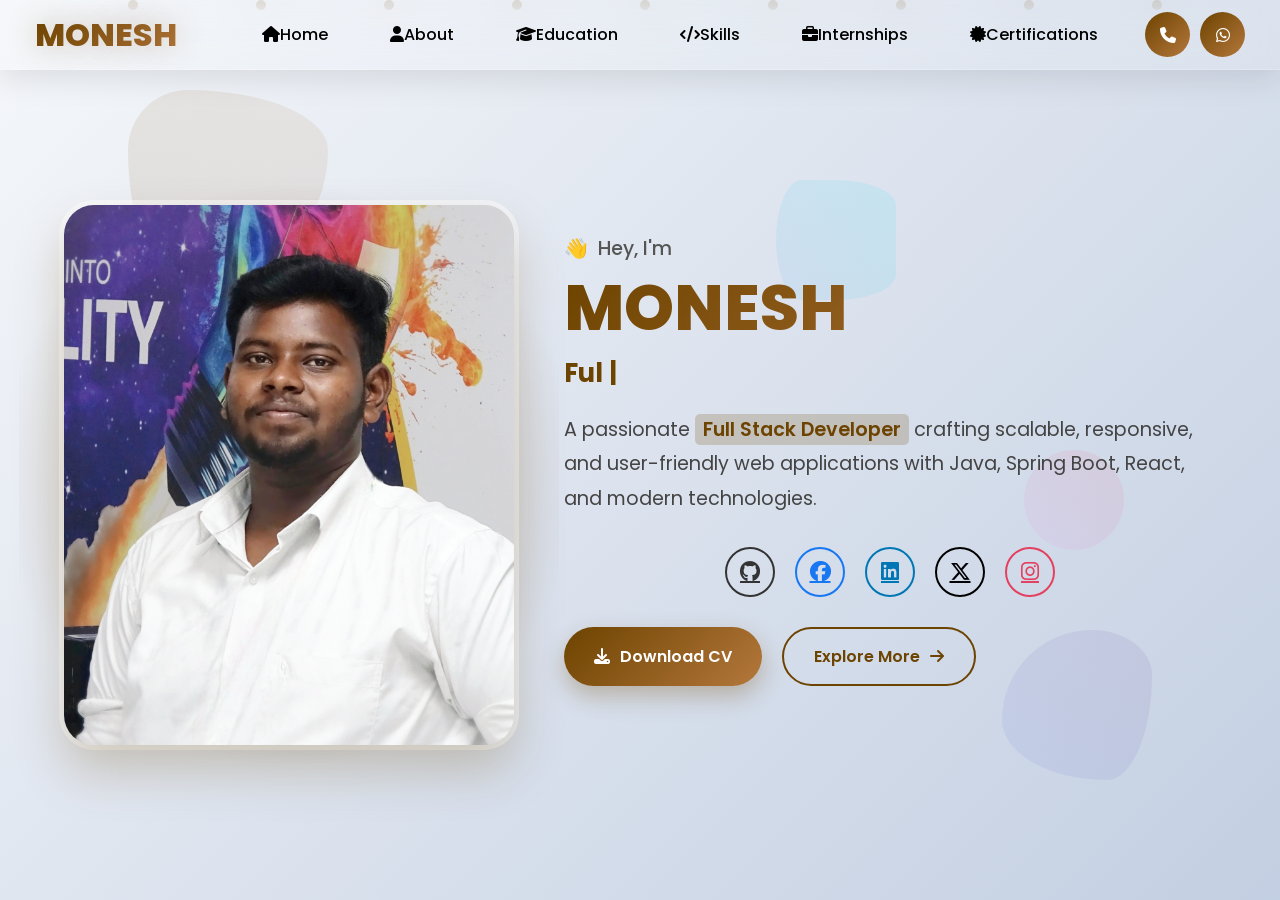
<file: Resume/index.html>
<!DOCTYPE html>
<html lang="en">

<head>
    <meta charset="UTF-8">
    <meta name="viewport" content="width=device-width, initial-scale=1.0">
    <link rel="stylesheet" href="https://cdnjs.cloudflare.com/ajax/libs/font-awesome/6.7.1/css/all.min.css">
    <title>MONESH - Full Stack Developer</title>
    <link rel="icon" href="img/WhatsApp_Image_2025-12-29_at_2.57.29_PM-removebg-preview.png" type="image/png">
    <link rel="stylesheet" href="style.css">
</head>

<body>

    <!-- Animated Background Particles -->
    <div class="particles">
        <div class="particle"></div>
        <div class="particle"></div>
        <div class="particle"></div>
        <div class="particle"></div>
        <div class="particle"></div>
        <div class="particle"></div>
        <div class="particle"></div>
        <div class="particle"></div>
        <div class="particle"></div>
        <div class="particle"></div>
    </div>

    <!-- Floating Shapes -->
    <div class="floating-shapes">
        <div class="shape shape-1"></div>
        <div class="shape shape-2"></div>
        <div class="shape shape-3"></div>
        <div class="shape shape-4"></div>
    </div>

    <!-- Navigation Bar -->
    <nav class="glass-nav">
        <div class="nav-container">
            <div class="logo">
                <span class="glow-text">MONESH</span>
            </div>
            <div class="hamburg" onclick="openMenu()">
                <i class="fa-solid fa-bars"></i>
            </div>
            <div class="links">
                <div class="link"><a href="index.html"> <i class="fa-solid fa-home"></i>Home</a></div>
                <div class="link"><a href="About.html"> <i class="fa-solid fa-user"></i>About</a></div>
                <div class="link"><a href="Education.html"> <i class="fa-solid fa-graduation-cap"></i>Education</a></div>
                <div class="link"><a href="Skills.html"> <i class="fa-solid fa-code"></i>Skills</a></div>
                <div class="link"><a href="Internships.html"> <i class="fa-solid fa-briefcase"></i>Internships</a></div>
                <div class="link"><a href="Certifications.html"> <i class="fa-solid fa-certificate"></i>Certifications</a></div>
                <div class="link contact-btn">
                    <a href="tel:+918019130700"><i class="fa-solid fa-phone"></i></a>
                    <a href="https://wa.me/918019130700"><i class="fa-brands fa-whatsapp"></i></a>
                </div>
            </div>
        </div>
    </nav>

    <!-- Mobile Menu -->
    <div class="dropdown" id="mobileMenu" onclick="handleMenuClick(event)">
        <div class="menu-shape menu-shape-1"></div>
        <div class="menu-shape menu-shape-2"></div>
        <div class="cancel" onclick="closeMenu()">
            <i class="fa-solid fa-xmark"></i>
        </div>
        <div class="links">
            <div class="link"><a href="index.html"> <i class="fa-solid fa-home"></i>Home</a></div>
            <div class="link"><a href="About.html"> <i class="fa-solid fa-user"></i>About</a></div>
            <div class="link"><a href="Education.html"> <i class="fa-solid fa-graduation-cap"></i>Education</a></div>
            <div class="link"><a href="Skills.html"> <i class="fa-solid fa-code"></i>Skills</a></div>
            <div class="link"><a href="Internships.html"> <i class="fa-solid fa-briefcase"></i>Internships</a></div>
            <div class="link"><a href="Certifications.html"> <i class="fa-solid fa-certificate"></i>Certifications</a></div>
        </div>
        <div class="dropdown-footer">
            <a href="https://github.com/monesh32117" title="GitHub"><i class="fa-brands fa-github"></i></a>
            <a href="https://www.linkedin.com/in/monesh-a-3074a3322" title="LinkedIn"><i class="fa-brands fa-linkedin"></i></a>
            <a href="https://www.instagram.com/monesh_.offcl_/" title="Instagram"><i class="fa-brands fa-instagram"></i></a>
        </div>
    </div>

    <!-- Main Section -->
    <section class="hero-section">
        <div class="main-container">
            <div class="image-container tilt-container">
                <div class="image-frame">
                    <img src="img/IMG_20251028_213506-Photoroom.png" alt="Profile Image" class="profile-img">
                </div>
                <div class="image-glow"></div>
            </div>

            <div class="content reveal">
                <div class="greeting">
                    <span class="wave">👋</span>
                    <span>Hey, I'm</span>
                </div>
                <h1 class="gradient-text">MONESH</h1>
                <div class="typewriter">
                    <span class="typing-text"></span>
                    <span class="cursor">|</span>
                </div>
                <p class="bio-text">
                    A passionate <span class="highlight">Full Stack Developer</span> crafting scalable, 
                    responsive, and user-friendly web applications with Java, Spring Boot, React, 
                    and modern technologies.
                </p>

                <div class="social-links">
                    <a href="https://github.com/monesh32117" class="social-btn github" title="GitHub">
                        <i class="fa-brands fa-github"></i>
                    </a>
                    <a href="https://www.facebook.com/monesh.a.10004" class="social-btn facebook" title="Facebook">
                        <i class="fa-brands fa-facebook"></i>
                    </a>
                    <a href="https://www.linkedin.com/in/monesh-a-3074a3322" class="social-btn linkedin" title="LinkedIn">
                        <i class="fa-brands fa-linkedin"></i>
                    </a>
                    <a href="https://x.com/monesh02326" class="social-btn twitter" title="Twitter">
                        <i class="fa-brands fa-x-twitter"></i>
                    </a>
                    <a href="https://www.instagram.com/monesh_.offcl_/" class="social-btn instagram" title="Instagram">
                        <i class="fa-brands fa-instagram"></i>
                    </a>
                </div>

                <div class="cta-buttons">
                    <a href="assets/Resume 2026.pdf" download class="btn primary-btn">
                        <i class="fa-solid fa-download"></i>
                        Download CV
                    </a>
                    <a href="About.html" class="btn secondary-btn">
                        Explore More
                        <i class="fa-solid fa-arrow-right"></i>
                    </a>
                </div>

                <!-- <div class="stats">
                    <div class="stat-item">
                        <span class="stat-number" data-target="50">0</span>
                        <span class="stat-label">Projects</span>
                    </div>
                    <div class="stat-item">
                        <span class="stat-number" data-target="100">0</span>
                        <span class="stat-label">Happy Clients</span>
                    </div>
                    <div class="stat-item">
                        <span class="stat-number" data-target="5">0</span>
                        <span class="stat-label">Awards</span>
                    </div>
                </div> -->
            </div>
        </div>

        <!-- Scroll Indicator -->
        <!-- <div class="scroll-indicator">
            <div class="mouse">
                <div class="wheel"></div>
            </div>
            <span>Scroll Down</span>
        </div> -->
    </section>

    <script>
        // Mobile Menu Functions
        // Mobile Menu Functions
function openMenu() {
    const menu = document.getElementById("mobileMenu");
    menu.classList.add("active");
    document.body.style.overflow = "hidden"; // Prevent background scroll
}

function closeMenu() {
    const menu = document.getElementById("mobileMenu");
    menu.classList.remove("active");
    document.body.style.overflow = "auto"; // Re-enable scroll
}

// Close menu when clicking outside (on the dropdown background)
function handleMenuClick(event) {
    const menu = document.getElementById("mobileMenu");
    const linksContainer = menu.querySelector('.links');
    const footer = menu.querySelector('.dropdown-footer');
    
    // If clicked on the dropdown background (not on links or footer), close the menu
    if (event.target === menu || event.target.classList.contains('menu-shape')) {
        closeMenu();
    }
}

// Close menu when pressing Escape key
document.addEventListener('keydown', function(e) {
    if (e.key === 'Escape') {
        const menu = document.getElementById("mobileMenu");
        if (menu.classList.contains("active")) {
            closeMenu();
        }
    }
});

// Close menu automatically when a link is clicked
document.querySelectorAll('.dropdown .link a').forEach(link => {
    link.addEventListener('click', closeMenu);
});

// Re-initialize Typewriter (Keep your existing code, just ensure it's inside DOMContentLoaded)
window.addEventListener('DOMContentLoaded', () => {
    typeRole();
    
    // Check if image exists to prevent console errors
    const img = document.querySelector('.profile-img');
    img.onerror = function() {
        console.error("Image failed to load. Check your file path: img/IMG_20251028_213506-Photoroom.png");
    };
});
// Close menu when clicking a link
document.querySelectorAll('.dropdown .link a').forEach(link => {
    link.addEventListener('click', closeMenu);
});

        // Enhanced Typewriter Animation
        const typewriterElement = document.querySelector('.typing-text');
        const roles = [
            'Full Stack Developer',
            'Java Developer',
            'React Developer',
            'Web Enthusiast',
            'Tech Lover',
            'Problem Solver'
        ];
        let roleIndex = 0;
        let charIndex = 0;
        let typing = true;
        let isDeleting = false;

        function typeRole() {
            if (!typewriterElement) return;
            const currentRole = roles[roleIndex];
            
            if (isDeleting) {
                typewriterElement.textContent = currentRole.slice(0, charIndex - 1);
                charIndex--;
            } else {
                typewriterElement.textContent = currentRole.slice(0, charIndex + 1);
                charIndex++;
            }

            if (!isDeleting && charIndex === currentRole.length) {
                isDeleting = true;
                setTimeout(typeRole, 2000);
            } else if (isDeleting && charIndex === 0) {
                isDeleting = false;
                roleIndex = (roleIndex + 1) % roles.length;
                setTimeout(typeRole, 500);
            } else {
                setTimeout(typeRole, isDeleting ? 30 : 60);
            }
        }

        window.addEventListener('DOMContentLoaded', typeRole);

        // 3D Tilt Effect for Profile Image
        const tiltContainer = document.querySelector('.tilt-container');
        if (tiltContainer) {
            tiltContainer.addEventListener('mousemove', (e) => {
                const rect = tiltContainer.getBoundingClientRect();
                const x = e.clientX - rect.left;
                const y = e.clientY - rect.top;
                const centerX = rect.width / 2;
                const centerY = rect.height / 2;
                const rotateX = (y - centerY) / 20;
                const rotateY = (centerX - x) / 20;
                
                tiltContainer.style.transform = `perspective(1000px) rotateX(${rotateX}deg) rotateY(${rotateY}deg)`;
            });

            tiltContainer.addEventListener('mouseleave', () => {
                tiltContainer.style.transform = 'perspective(1000px) rotateX(0) rotateY(0)';
            });
        }

        // Scroll Animations using Intersection Observer
        const revealElements = document.querySelectorAll('.reveal');
        
        const revealObserver = new IntersectionObserver((entries) => {
            entries.forEach(entry => {
                if (entry.isIntersecting) {
                    entry.target.classList.add('active');
                }
            });
        }, { threshold: 0.1 });

        revealElements.forEach(el => revealObserver.observe(el));

        // Animated Counter
        const statNumbers = document.querySelectorAll('.stat-number');
        let countersStarted = false;

        const counterObserver = new IntersectionObserver((entries) => {
            entries.forEach(entry => {
                if (entry.isIntersecting && !countersStarted) {
                    countersStarted = true;
                    statNumbers.forEach(counter => {
                        const target = parseInt(counter.getAttribute('data-target'));
                        const increment = target / 50;
                        let current = 0;
                        
                        const updateCounter = () => {
                            if (current < target) {
                                current += increment;
                                counter.textContent = Math.ceil(current);
                                setTimeout(updateCounter, 30);
                            } else {
                                counter.textContent = target;
                            }
                        };
                        updateCounter();
                    });
                }
            });
        }, { threshold: 0.5 });

        statNumbers.forEach(counter => counterObserver.observe(counter));

        // Smooth Scroll for Navigation Links
        document.querySelectorAll('a[href^="#"]').forEach(anchor => {
            anchor.addEventListener('click', function(e) {
                e.preventDefault();
                const target = document.querySelector(this.getAttribute('href'));
                if (target) {
                    target.scrollIntoView({ behavior: 'smooth' });
                }
            });
        });

        // Parallax Effect for Shapes
        document.addEventListener('mousemove', (e) => {
            const shapes = document.querySelectorAll('.shape');
            const x = (e.clientX / window.innerWidth - 0.5) * 20;
            const y = (e.clientY / window.innerHeight - 0.5) * 20;
            
            shapes.forEach((shape, index) => {
                const speed = (index + 1) * 0.5;
                shape.style.transform = `translate(${x * speed}px, ${y * speed}px)`;
            });
        });
    </script>
</body>
</html>
</file>
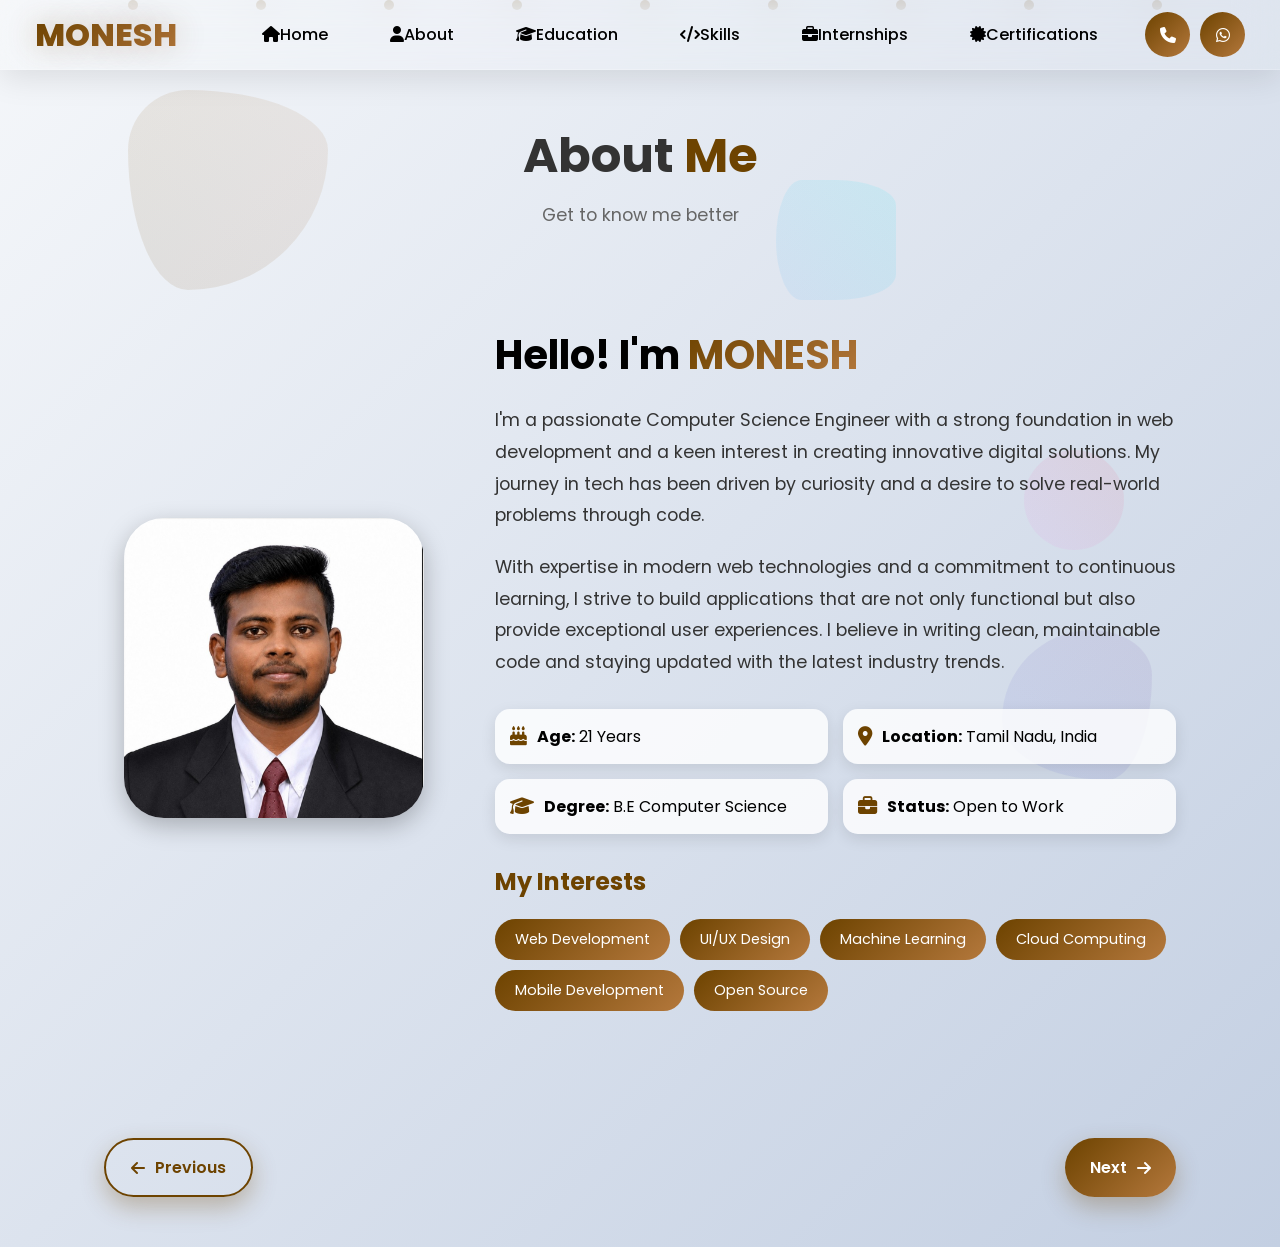
<file: Resume/About.html>
<!DOCTYPE html>
<html lang="en">

<head>
    <meta charset="UTF-8">
    <meta name="viewport" content="width=device-width, initial-scale=1.0">
    <link rel="stylesheet" href="https://cdnjs.cloudflare.com/ajax/libs/font-awesome/6.7.1/css/all.min.css">
    <title>About - MONESH Portfolio</title>
    <link rel="icon" href="img/WhatsApp_Image_2025-12-29_at_2.57.29_PM-removebg-preview.png" type="image/png">
    <link rel="stylesheet" href="style.css">
</head>

<body>

    <!-- Animated Background Particles -->
    <div class="particles">
        <div class="particle"></div>
        <div class="particle"></div>
        <div class="particle"></div>
        <div class="particle"></div>
        <div class="particle"></div>
        <div class="particle"></div>
        <div class="particle"></div>
        <div class="particle"></div>
        <div class="particle"></div>
        <div class="particle"></div>
    </div>

    <!-- Floating Shapes -->
    <div class="floating-shapes">
        <div class="shape shape-1"></div>
        <div class="shape shape-2"></div>
        <div class="shape shape-3"></div>
        <div class="shape shape-4"></div>
    </div>

    <!-- Navigation Bar -->
    <nav class="glass-nav">
        <div class="nav-container">
            <div class="logo">
                <span class="glow-text">MONESH</span>
            </div>
            <div class="hamburg" onclick="openMenu()">
                <i class="fa-solid fa-bars"></i>
            </div>
            <div class="links">
                <div class="link"><a href="index.html"> <i class="fa-solid fa-home"></i>Home</a></div>
                <div class="link"><a href="About.html"> <i class="fa-solid fa-user"></i>About</a></div>
                <div class="link"><a href="Education.html"> <i class="fa-solid fa-graduation-cap"></i>Education</a></div>
                <div class="link"><a href="Skills.html"> <i class="fa-solid fa-code"></i>Skills</a></div>
                <div class="link"><a href="Internships.html"> <i class="fa-solid fa-briefcase"></i>Internships</a></div>
                <div class="link"><a href="Certifications.html"> <i class="fa-solid fa-certificate"></i>Certifications</a></div>
                <div class="link contact-btn">
                    <a href="tel:+918019130700"><i class="fa-solid fa-phone"></i></a>
                    <a href="https://wa.me/918019130700"><i class="fa-brands fa-whatsapp"></i></a>
                </div>
            </div>
        </div>
    </nav>

    <!-- Mobile Menu -->
    <div class="dropdown" id="mobileMenu" onclick="handleMenuClick(event)">
        <div class="menu-shape menu-shape-1"></div>
        <div class="menu-shape menu-shape-2"></div>
        <div class="cancel" onclick="closeMenu()">
            <i class="fa-solid fa-xmark"></i>
        </div>
        <div class="links">
            <div class="link"><a href="index.html"> <i class="fa-solid fa-home"></i>Home</a></div>
            <div class="link"><a href="About.html"> <i class="fa-solid fa-user"></i>About</a></div>
            <div class="link"><a href="Education.html"> <i class="fa-solid fa-graduation-cap"></i>Education</a></div>
            <div class="link"><a href="Skills.html"> <i class="fa-solid fa-code"></i>Skills</a></div>
            <div class="link"><a href="Internships.html"> <i class="fa-solid fa-briefcase"></i>Internships</a></div>
            <div class="link"><a href="Certifications.html"> <i class="fa-solid fa-certificate"></i>Certifications</a></div>
        </div>
        <div class="dropdown-footer">
            <a href="https://github.com/monesh32117" title="GitHub"><i class="fa-brands fa-github"></i></a>
            <a href="https://www.linkedin.com/in/monesh-a-3074a3322" title="LinkedIn"><i class="fa-brands fa-linkedin"></i></a>
            <a href="https://www.instagram.com/monesh_.offcl_/" title="Instagram"><i class="fa-brands fa-instagram"></i></a>
        </div>
    </div>

    <!-- About Section -->
    <section class="about-section">
        <div class="about-container">
            <div class="page-header reveal">
                <h1>About <span>Me</span></h1>
                <p>Get to know me better</p>
            </div>
            
            <div class="about-content">
                <div class="about-image reveal">
                    <div class="about-img-placeholder"> 
    <img src="img/Passport.jpeg" alt="My Photo"> 
</div>
                </div>
                
                <div class="about-text reveal">
                    <h2>Hello! I'm <span class="gradient-text">MONESH</span></h2>
                    <p>
                        I'm a passionate Computer Science Engineer with a strong foundation in web development 
                        and a keen interest in creating innovative digital solutions. My journey in tech has been 
                        driven by curiosity and a desire to solve real-world problems through code.
                    </p>
                    <p>
                        With expertise in modern web technologies and a commitment to continuous learning, 
                        I strive to build applications that are not only functional but also provide exceptional 
                        user experiences. I believe in writing clean, maintainable code and staying updated with 
                        the latest industry trends.
                    </p>
                    
                    <div class="personal-info">
                        <div class="info-item">
                            <i class="fa-solid fa-cake-candles"></i>
                            <span><strong>Age:</strong> 21 Years</span>
                        </div>
                        <div class="info-item">
                            <i class="fa-solid fa-location-dot"></i>
                            <span><strong>Location:</strong> Tamil Nadu, India</span>
                        </div>
                        <div class="info-item">
                            <i class="fa-solid fa-graduation-cap"></i>
                            <span><strong>Degree:</strong> B.E Computer Science</span>
                        </div>
                        <div class="info-item">
                            <i class="fa-solid fa-briefcase"></i>
                            <span><strong>Status:</strong> Open to Work</span>
                        </div>
                    </div>
                    
                    <div class="interests">
                        <h3>My Interests</h3>
                        <div class="interest-tags">
                            <span>Web Development</span>
                            <span>UI/UX Design</span>
                            <span>Machine Learning</span>
                            <span>Cloud Computing</span>
                            <span>Mobile Development</span>
                            <span>Open Source</span>
                        </div>
                    </div>
                </div>
            </div>

            <div class="nav-buttons reveal">
                <a href="index.html" class="nav-btn prev-btn"><i class="fa-solid fa-arrow-left"></i> Previous</a>
                <a href="Education.html" class="nav-btn next-btn">Next <i class="fa-solid fa-arrow-right"></i></a>
            </div>
        </div>
    </section>

    <script>
        // Mobile Menu Functions
        function openMenu() {
            document.getElementById("mobileMenu").classList.add("active");
            document.body.classList.add("menu-open");
        }

        function closeMenu() {
            document.getElementById("mobileMenu").classList.remove("active");
            document.body.classList.remove("menu-open");
        }

        // Close menu when clicking outside
        function handleMenuClick(event) {
            const menu = document.getElementById("mobileMenu");
            if (event.target === menu || event.target.classList.contains('menu-shape')) {
                closeMenu();
            }
        }

        // Close menu on Escape key
        document.addEventListener('keydown', function(e) {
            if (e.key === 'Escape') {
                const menu = document.getElementById("mobileMenu");
                if (menu.classList.contains("active")) {
                    closeMenu();
                }
            }
        });

        // Scroll Animations using Intersection Observer
        const revealElements = document.querySelectorAll('.reveal');
        
        const revealObserver = new IntersectionObserver((entries) => {
            entries.forEach(entry => {
                if (entry.isIntersecting) {
                    entry.target.classList.add('active');
                }
            });
        }, { threshold: 0.1 });

        revealElements.forEach(el => revealObserver.observe(el));

        // Parallax Effect for Shapes
        document.addEventListener('mousemove', (e) => {
            const shapes = document.querySelectorAll('.shape');
            const x = (e.clientX / window.innerWidth - 0.5) * 20;
            const y = (e.clientY / window.innerHeight - 0.5) * 20;
            
            shapes.forEach((shape, index) => {
                const speed = (index + 1) * 0.5;
                shape.style.transform = `translate(${x * speed}px, ${y * speed}px)`;
            });
        });
    </script>
</body>
</html>
</file>
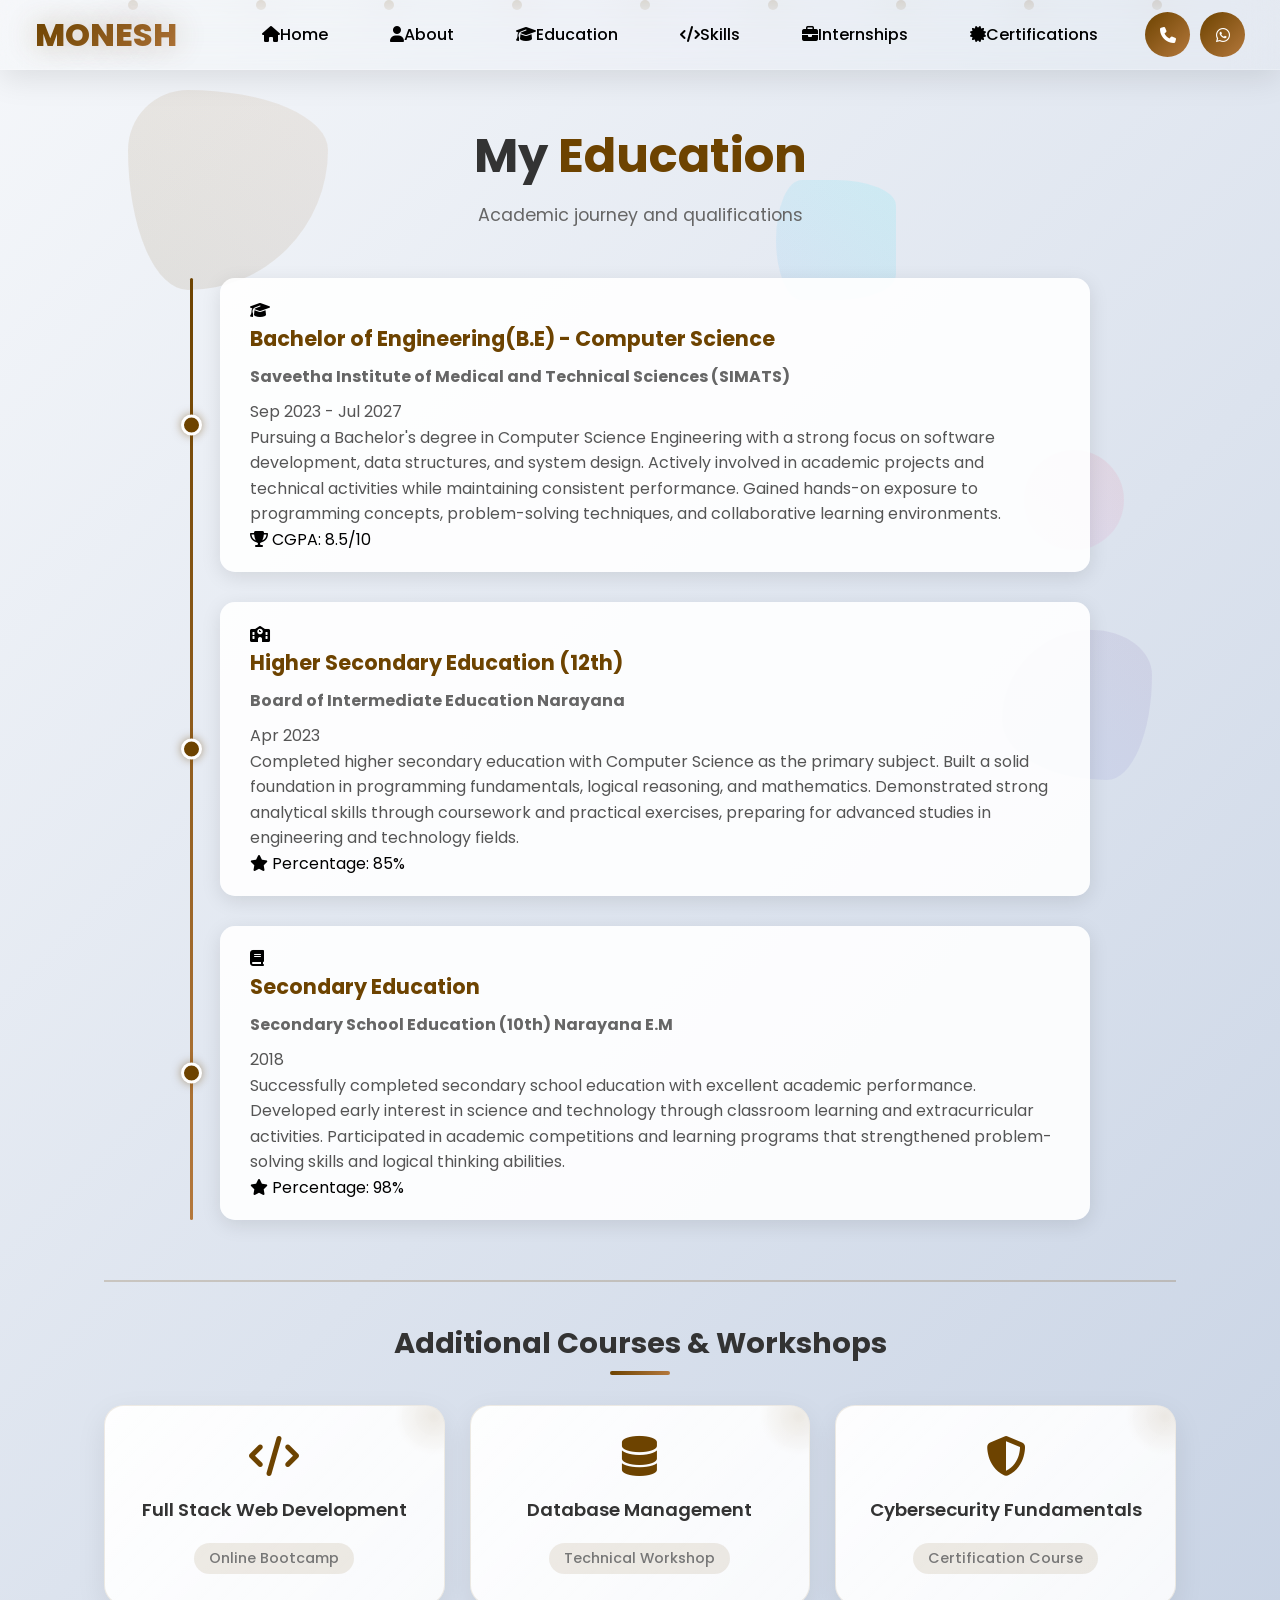
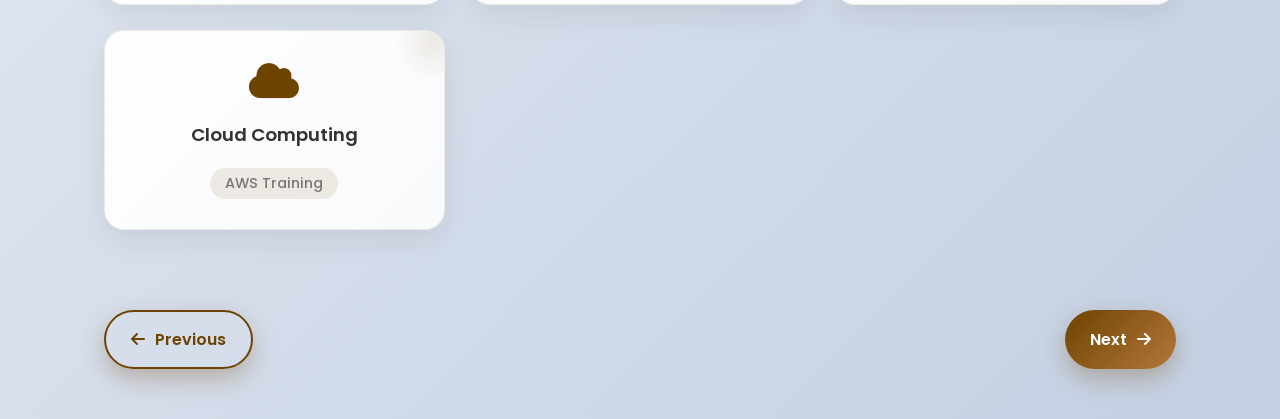
<file: Resume/Education.html>
<!DOCTYPE html>
<html lang="en">

<head>
    <meta charset="UTF-8">
    <meta name="viewport" content="width=device-width, initial-scale=1.0">
    <link rel="stylesheet" href="https://cdnjs.cloudflare.com/ajax/libs/font-awesome/6.7.1/css/all.min.css">
    <title>Education - MONESH Portfolio</title>
    <link rel="icon" href="img/WhatsApp_Image_2025-12-29_at_2.57.29_PM-removebg-preview.png" type="image/png">
    <link rel="stylesheet" href="style.css">
</head>

<body>

    <!-- Animated Background Particles -->
    <div class="particles">
        <div class="particle"></div>
        <div class="particle"></div>
        <div class="particle"></div>
        <div class="particle"></div>
        <div class="particle"></div>
        <div class="particle"></div>
        <div class="particle"></div>
        <div class="particle"></div>
        <div class="particle"></div>
        <div class="particle"></div>
    </div>

    <!-- Floating Shapes -->
    <div class="floating-shapes">
        <div class="shape shape-1"></div>
        <div class="shape shape-2"></div>
        <div class="shape shape-3"></div>
        <div class="shape shape-4"></div>
    </div>

    <!-- Navigation Bar -->
    <nav class="glass-nav">
        <div class="nav-container">
            <div class="logo">
                <span class="glow-text">MONESH</span>
            </div>
            <div class="hamburg" onclick="openMenu()">
                <i class="fa-solid fa-bars"></i>
            </div>
            <div class="links">
                <div class="link"><a href="index.html"> <i class="fa-solid fa-home"></i>Home</a></div>
                <div class="link"><a href="About.html"> <i class="fa-solid fa-user"></i>About</a></div>
                <div class="link"><a href="Education.html"> <i class="fa-solid fa-graduation-cap"></i>Education</a></div>
                <div class="link"><a href="Skills.html"> <i class="fa-solid fa-code"></i>Skills</a></div>
                <div class="link"><a href="Internships.html"> <i class="fa-solid fa-briefcase"></i>Internships</a></div>
                <div class="link"><a href="Certifications.html"> <i class="fa-solid fa-certificate"></i>Certifications</a></div>
                <div class="link contact-btn">
                    <a href="tel:+918019130700"><i class="fa-solid fa-phone"></i></a>
                    <a href="https://wa.me/918019130700"><i class="fa-brands fa-whatsapp"></i></a>
                </div>
            </div>
        </div>
    </nav>

    <!-- Mobile Menu -->
    <div class="dropdown" id="mobileMenu" onclick="handleMenuClick(event)">
        <div class="menu-shape menu-shape-1"></div>
        <div class="menu-shape menu-shape-2"></div>
        <div class="cancel" onclick="closeMenu()">
            <i class="fa-solid fa-xmark"></i>
        </div>
        <div class="links">
            <div class="link"><a href="index.html"> <i class="fa-solid fa-home"></i>Home</a></div>
            <div class="link"><a href="About.html"> <i class="fa-solid fa-user"></i>About</a></div>
            <div class="link"><a href="Education.html"> <i class="fa-solid fa-graduation-cap"></i>Education</a></div>
            <div class="link"><a href="Skills.html"> <i class="fa-solid fa-code"></i>Skills</a></div>
            <div class="link"><a href="Internships.html"> <i class="fa-solid fa-briefcase"></i>Internships</a></div>
            <div class="link"><a href="Certifications.html"> <i class="fa-solid fa-certificate"></i>Certifications</a></div>
        </div>
        <div class="dropdown-footer">
            <a href="https://github.com/monesh32117" title="GitHub"><i class="fa-brands fa-github"></i></a>
            <a href="https://www.linkedin.com/in/monesh-a-3074a3322" title="LinkedIn"><i class="fa-brands fa-linkedin"></i></a>
            <a href="https://www.instagram.com/monesh_.offcl_/" title="Instagram"><i class="fa-brands fa-instagram"></i></a>
        </div>
    </div>

    <!-- Education Section -->
    <section class="education-section">
        <div class="education-container">
            <div class="page-header reveal">
                <h1>My <span>Education</span></h1>
                <p>Academic journey and qualifications</p>
            </div>
            
            <div class="timeline">
                <div class="timeline-item reveal">
                    <div class="timeline-icon">
                        <i class="fa-solid fa-graduation-cap"></i>
                    </div>
                    <div class="timeline-content">
                        <h3>Bachelor of Engineering(B.E) - Computer Science</h3>
                        <h4>Saveetha Institute of Medical and Technical Sciences (SIMATS)</h4>
                        <p class="timeline-date">Sep 2023 - Jul 2027</p>
                        <p>
                            Pursuing a Bachelor's degree in Computer Science Engineering with a strong focus on software development, data structures, and system design. Actively involved in academic projects and technical activities while maintaining consistent performance. Gained hands-on exposure to programming concepts, problem-solving techniques, and collaborative learning environments.
                        </p>
                        <div class="achievements">
                            <span><i class="fa-solid fa-trophy"></i> CGPA: 8.5/10</span>
                        </div>
                    </div>
                </div>
                
                <div class="timeline-item reveal">
                    <div class="timeline-icon">
                        <i class="fa-solid fa-school"></i>
                    </div>
                    <div class="timeline-content">
                        <h3>Higher Secondary Education (12th)</h3>
                        <h4>Board of Intermediate Education Narayana</h4>
                        <p class="timeline-date">Apr 2023</p>
                        <p>
                            Completed higher secondary education with Computer Science as the primary subject. Built a solid foundation in programming fundamentals, logical reasoning, and mathematics. Demonstrated strong analytical skills through coursework and practical exercises, preparing for advanced studies in engineering and technology fields.
                        </p>
                        <div class="achievements">
                            <span><i class="fa-solid fa-star"></i> Percentage: 85%</span>                       
                        </div>
                    </div>
                </div>
                
                <div class="timeline-item reveal">
                    <div class="timeline-icon">
                        <i class="fa-solid fa-book"></i>
                    </div>
                    <div class="timeline-content">
                        <h3>Secondary Education</h3>
                        <h4>Secondary School Education (10th) Narayana E.M</h4>
                        <p class="timeline-date">2018</p>
                        <p>
                            Successfully completed secondary school education with excellent academic performance. Developed early interest in science and technology through classroom learning and extracurricular activities. Participated in academic competitions and learning programs that strengthened problem-solving skills and logical thinking abilities.
                        </p>
                        <div class="achievements">
                            <span><i class="fa-solid fa-star"></i> Percentage: 98%</span>
                        </div>
                    </div>
                </div>
            </div>

            <div class="additional-courses reveal">
                <h3>Additional Courses & Workshops</h3>
                <div class="course-grid">
                    <div class="course-card">
                        <i class="fa-solid fa-code"></i>
                        <h4>Full Stack Web Development</h4>
                        <p>Online Bootcamp</p>
                    </div>
                    <div class="course-card">
                        <i class="fa-solid fa-database"></i>
                        <h4>Database Management</h4>
                        <p>Technical Workshop</p>
                    </div>
                    <div class="course-card">
                        <i class="fa-solid fa-shield-halved"></i>
                        <h4>Cybersecurity Fundamentals</h4>
                        <p>Certification Course</p>
                    </div>
                    <div class="course-card">
                        <i class="fa-solid fa-cloud"></i>
                        <h4>Cloud Computing</h4>
                        <p>AWS Training</p>
                    </div>
                </div>
            </div>

            <div class="nav-buttons reveal">
                <a href="About.html" class="nav-btn prev-btn"><i class="fa-solid fa-arrow-left"></i> Previous</a>
                <a href="Skills.html" class="nav-btn next-btn">Next <i class="fa-solid fa-arrow-right"></i></a>
            </div>
        </div>
    </section>

    <script>
        // Mobile Menu Functions
        function openMenu() {
            document.getElementById("mobileMenu").classList.add("active");
            document.body.classList.add("menu-open");
        }

        function closeMenu() {
            document.getElementById("mobileMenu").classList.remove("active");
            document.body.classList.remove("menu-open");
        }

        // Close menu when clicking outside
        function handleMenuClick(event) {
            const menu = document.getElementById("mobileMenu");
            if (event.target === menu || event.target.classList.contains('menu-shape')) {
                closeMenu();
            }
        }

        // Close menu on Escape key
        document.addEventListener('keydown', function(e) {
            if (e.key === 'Escape') {
                const menu = document.getElementById("mobileMenu");
                if (menu.classList.contains("active")) {
                    closeMenu();
                }
            }
        });

        // Scroll Animations using Intersection Observer
        const revealElements = document.querySelectorAll('.reveal');
        
        const revealObserver = new IntersectionObserver((entries) => {
            entries.forEach(entry => {
                if (entry.isIntersecting) {
                    entry.target.classList.add('active');
                }
            });
        }, { threshold: 0.1 });

        revealElements.forEach(el => revealObserver.observe(el));

        // Parallax Effect for Shapes
        document.addEventListener('mousemove', (e) => {
            const shapes = document.querySelectorAll('.shape');
            const x = (e.clientX / window.innerWidth - 0.5) * 20;
            const y = (e.clientY / window.innerHeight - 0.5) * 20;
            
            shapes.forEach((shape, index) => {
                const speed = (index + 1) * 0.5;
                shape.style.transform = `translate(${x * speed}px, ${y * speed}px)`;
            });
        });
    </script>
</body>
</html>
</file>
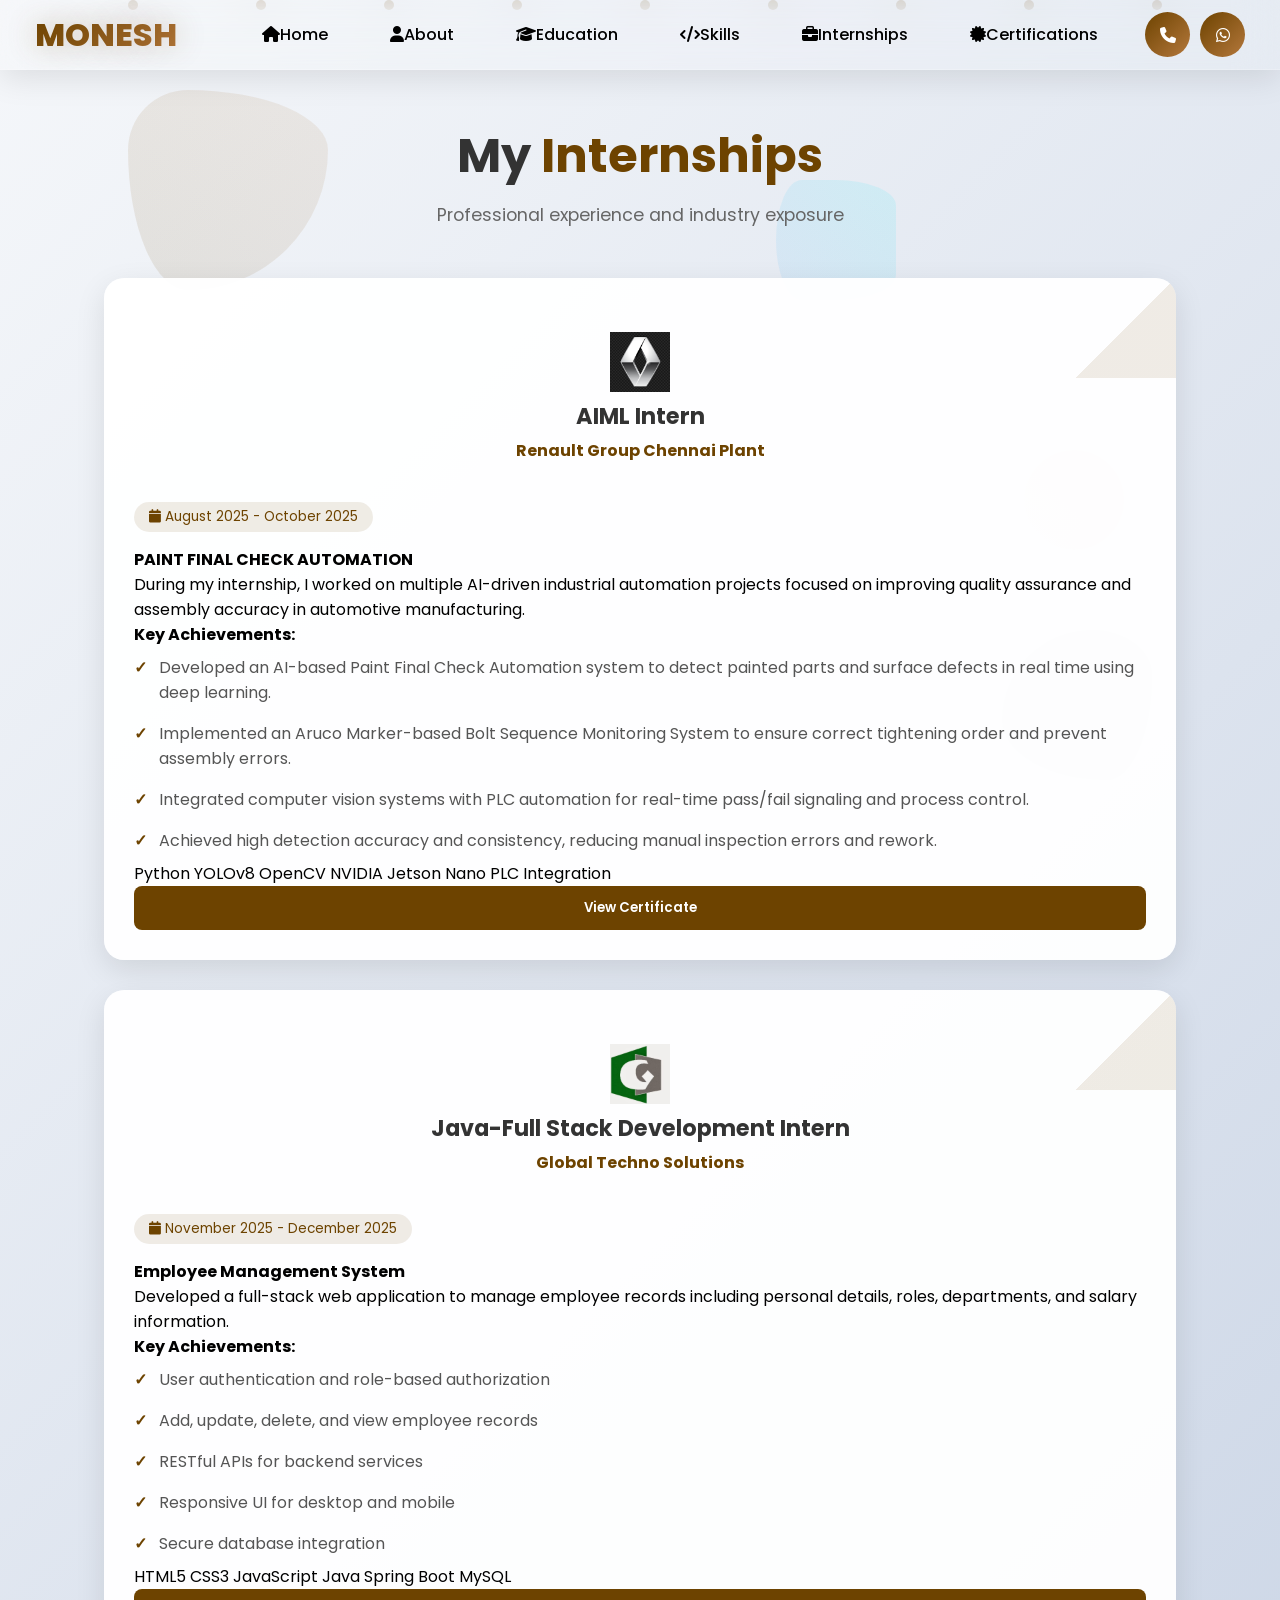
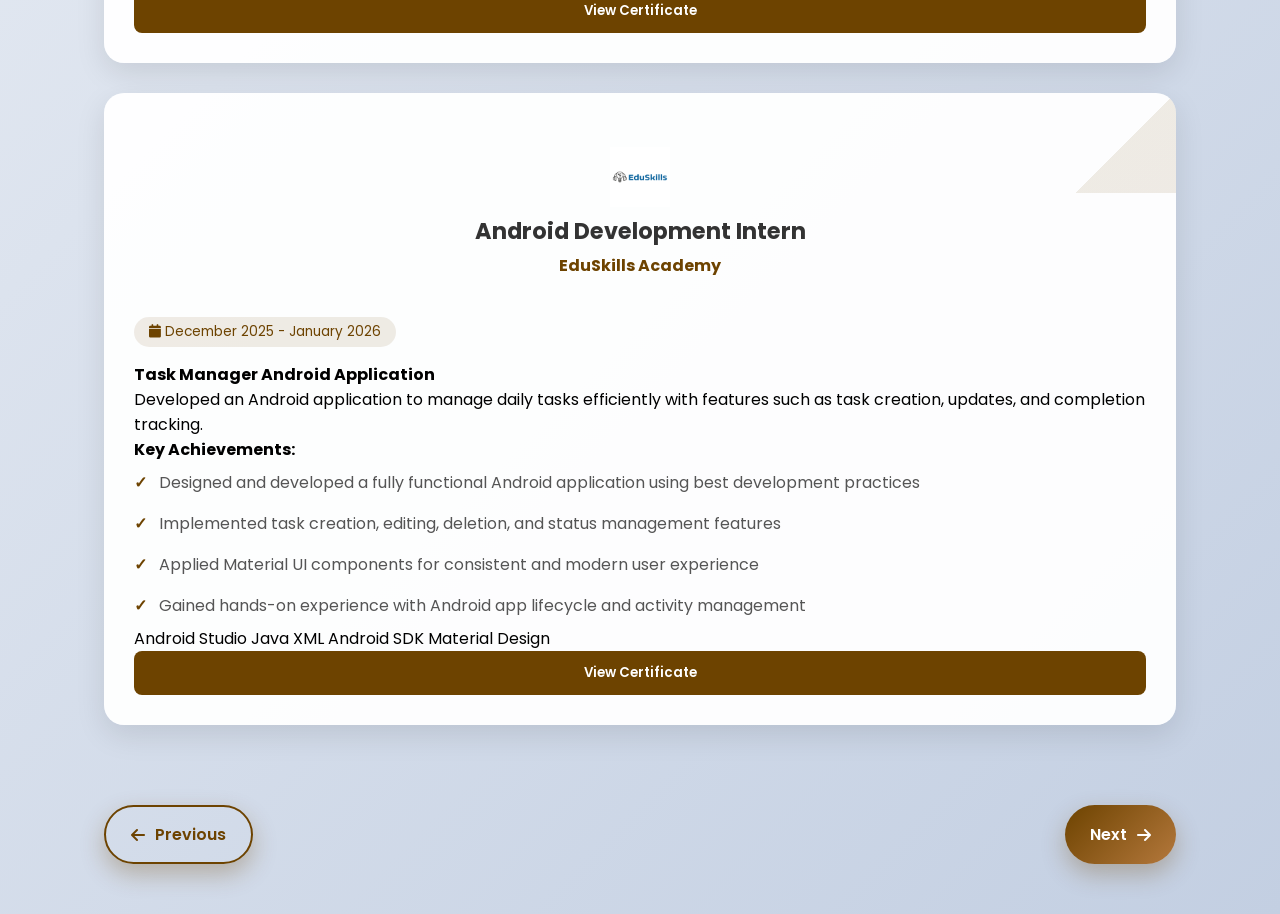
<file: Resume/Internships.html>
<!DOCTYPE html>
<html lang="en">

<head>
    <meta charset="UTF-8">
    <meta name="viewport" content="width=device-width, initial-scale=1.0">
    <link rel="stylesheet" href="https://cdnjs.cloudflare.com/ajax/libs/font-awesome/6.7.1/css/all.min.css">
    <title>Internships - MONESH Portfolio</title>
    <link rel="icon" href="img/WhatsApp_Image_2025-12-29_at_2.57.29_PM-removebg-preview.png" type="image/png">
    <link rel="stylesheet" href="style.css">
</head>

<body>

    <div class="particles">
        <div class="particle"></div>
        <div class="particle"></div>
        <div class="particle"></div>
        <div class="particle"></div>
        <div class="particle"></div>
        <div class="particle"></div>
        <div class="particle"></div>
        <div class="particle"></div>
        <div class="particle"></div>
        <div class="particle"></div>
    </div>

    <div class="floating-shapes">
        <div class="shape shape-1"></div>
        <div class="shape shape-2"></div>
        <div class="shape shape-3"></div>
        <div class="shape shape-4"></div>
    </div>

    <nav class="glass-nav">
        <div class="nav-container">
            <div class="logo">
                <span class="glow-text">MONESH</span>
            </div>
            <div class="hamburg" onclick="openMenu()">
                <i class="fa-solid fa-bars"></i>
            </div>
            <div class="links">
                <div class="link"><a href="index.html"> <i class="fa-solid fa-home"></i>Home</a></div>
                <div class="link"><a href="About.html"> <i class="fa-solid fa-user"></i>About</a></div>
                <div class="link"><a href="Education.html"> <i class="fa-solid fa-graduation-cap"></i>Education</a></div>
                <div class="link"><a href="Skills.html"> <i class="fa-solid fa-code"></i>Skills</a></div>
                <div class="link"><a href="Internships.html"> <i class="fa-solid fa-briefcase"></i>Internships</a></div>
                <div class="link"><a href="Certifications.html"> <i class="fa-solid fa-certificate"></i>Certifications</a></div>
                <div class="link contact-btn">
                    <a href="tel:+918019130700"><i class="fa-solid fa-phone"></i></a>
                    <a href="https://wa.me/918019130700"><i class="fa-brands fa-whatsapp"></i></a>
                </div>
            </div>
        </div>
    </nav>

    <div class="dropdown" id="mobileMenu" onclick="handleMenuClick(event)">
        <div class="menu-shape menu-shape-1"></div>
        <div class="menu-shape menu-shape-2"></div>
        <div class="cancel" onclick="closeMenu()">
            <i class="fa-solid fa-xmark"></i>
        </div>
        <div class="links">
            <div class="link"><a href="index.html"> <i class="fa-solid fa-home"></i>Home</a></div>
            <div class="link"><a href="About.html"> <i class="fa-solid fa-user"></i>About</a></div>
            <div class="link"><a href="Education.html"> <i class="fa-solid fa-graduation-cap"></i>Education</a></div>
            <div class="link"><a href="Skills.html"> <i class="fa-solid fa-code"></i>Skills</a></div>
            <div class="link"><a href="Internships.html"> <i class="fa-solid fa-briefcase"></i>Internships</a></div>
            <div class="link"><a href="Certifications.html"> <i class="fa-solid fa-certificate"></i>Certifications</a></div>
        </div>
        <div class="dropdown-footer">
            <a href="https://github.com/monesh32117" title="GitHub"><i class="fa-brands fa-github"></i></a>
            <a href="https://www.linkedin.com/in/monesh-a-3074a3322" title="LinkedIn"><i class="fa-brands fa-linkedin"></i></a>
            <a href="https://www.instagram.com/monesh_.offcl_/" title="Instagram"><i class="fa-brands fa-instagram"></i></a>
        </div>
    </div>

    <section class="internships-section">
        <div class="internships-container">
            <div class="page-header reveal">
                <h1>My <span>Internships</span></h1>
                <p>Professional experience and industry exposure</p>
            </div>
            
            <div class="internship-cards">
                <div class="internship-card reveal">
                    <div class="internship-header">
                        <div class="company-logo">
                            <img src="img/hd-renault-emblem-logo-png-701751694707695cclpdd6qho.png" alt="Renault Logo">
                        </div>
                        <div class="internship-title">
                            <h3>AIML Intern</h3>
                            <h4>Renault Group Chennai Plant</h4>
                        </div>
                    </div>
                    <span class="internship-duration">
                        <i class="fa-solid fa-calendar"></i> August 2025 - October 2025
                    </span>
                    <div class="internship-description">
                        <p>
                            <strong>PAINT FINAL CHECK AUTOMATION</strong><br>
                            During my internship, I worked on multiple AI-driven industrial automation projects focused on improving quality assurance and assembly accuracy in automotive manufacturing.
                        </p>
                        <div class="internship-achievements">
                            <h4>Key Achievements:</h4>
                            <ul>
                                <li>Developed an AI-based Paint Final Check Automation system to detect painted parts and surface defects in real time using deep learning.</li>
                                <li>Implemented an Aruco Marker-based Bolt Sequence Monitoring System to ensure correct tightening order and prevent assembly errors.</li>
                                <li>Integrated computer vision systems with PLC automation for real-time pass/fail signaling and process control.</li>
                                <li>Achieved high detection accuracy and consistency, reducing manual inspection errors and rework.</li>
                            </ul>
                        </div>
                        <div class="tech-used">
                            <span>Python</span>
                            <span>YOLOv8</span>
                            <span>OpenCV</span>
                            <span>NVIDIA Jetson Nano</span>
                            <span>PLC Integration</span>
                        </div>
                        <button class="view-cert-btn" onclick="openCert('img/renault.png')">View Certificate</button>
                    </div>
                </div>
                
                <div class="internship-card reveal">
                    <div class="internship-header">
                        <div class="company-logo">
                            <img src="img/global-techno-solutions-ashok-nagar-chennai-project-work-for-embedded-system-ltr7igbark-250.avif" alt="Global Techno Solutions Logo">
                        </div>
                        <div class="internship-title">
                            <h3>Java-Full Stack Development Intern</h3>
                            <h4>Global Techno Solutions</h4>
                        </div>
                    </div>
                    <span class="internship-duration">
                        <i class="fa-solid fa-calendar"></i> November 2025 - December 2025
                    </span>
                    <div class="internship-description">
                        <p>
                            <strong>Employee Management System</strong><br>
                            Developed a full-stack web application to manage employee records including personal details, roles, departments, and salary information.
                        </p>
                        <div class="internship-achievements">
                            <h4>Key Achievements:</h4>
                            <ul>
                                <li>User authentication and role-based authorization</li>
                                <li>Add, update, delete, and view employee records</li>
                                <li>RESTful APIs for backend services</li>
                                <li>Responsive UI for desktop and mobile</li>
                                <li>Secure database integration</li>
                            </ul>
                        </div>
                        <div class="tech-used">
                            <span>HTML5</span>
                            <span>CSS3</span>
                            <span>JavaScript</span>
                            <span>Java</span>
                            <span>Spring Boot</span>
                            <span>MySQL</span>
                        </div>
                        <button class="view-cert-btn" onclick="openCert('img/Global.jpeg')">View Certificate</button>
                    </div>
                </div>
                
                <div class="internship-card reveal">
                    <div class="internship-header">
                        <div class="company-logo">
                            <img src="img/images.png" alt="EduSkills Logo">
                        </div>
                        <div class="internship-title">
                            <h3>Android Development Intern</h3>
                            <h4>EduSkills Academy</h4>
                        </div>
                    </div>
                    <span class="internship-duration">
                        <i class="fa-solid fa-calendar"></i> December 2025 - January 2026
                    </span>
                    <div class="internship-description">
                        <p>
                            <strong>Task Manager Android Application</strong><br>
                            Developed an Android application to manage daily tasks efficiently with features such as task creation, updates, and completion tracking.
                        </p>
                        <div class="internship-achievements">
                            <h4>Key Achievements:</h4>
                            <ul>
                                <li>Designed and developed a fully functional Android application using best development practices</li>
                                <li>Implemented task creation, editing, deletion, and status management features</li>
                                <li>Applied Material UI components for consistent and modern user experience</li>
                                <li>Gained hands-on experience with Android app lifecycle and activity management</li>
                            </ul>
                        </div>
                        <div class="tech-used">
                            <span>Android Studio</span>
                            <span>Java</span>
                            <span>XML</span>
                            <span>Android SDK</span>
                            <span>Material Design</span>
                        </div>
                        <button class="view-cert-btn" onclick="openCert('img/EduSkills.png')">View Certificate</button>
                    </div>
                </div>
            </div>

            <div class="nav-buttons reveal">
                <a href="Skills.html" class="nav-btn prev-btn"><i class="fa-solid fa-arrow-left"></i> Previous</a>
                <a href="Certifications.html" class="nav-btn next-btn">Next <i class="fa-solid fa-arrow-right"></i></a>
            </div>
        </div>
    </section>

    <div id="certModal" class="modal" onclick="closeCert()">
        <span class="close-modal">&times;</span>
        <img id="modalImg" class="modal-content">
    </div>

    <script>
        // Existing Menu Functions
        function openMenu() {
            document.getElementById("mobileMenu").classList.add("active");
            document.body.classList.add("menu-open");
        }

        function closeMenu() {
            document.getElementById("mobileMenu").classList.remove("active");
            document.body.classList.remove("menu-open");
        }

        // Close menu when clicking outside
        function handleMenuClick(event) {
            const menu = document.getElementById("mobileMenu");
            if (event.target === menu || event.target.classList.contains('menu-shape')) {
                closeMenu();
            }
        }

        // Close menu on Escape key
        document.addEventListener('keydown', function(e) {
            if (e.key === 'Escape') {
                const menu = document.getElementById("mobileMenu");
                if (menu.classList.contains("active")) {
                    closeMenu();
                }
            }
        });

        // --- View Certificate Functions ---
        function openCert(imgSrc) {
            const modal = document.getElementById("certModal");
            const modalImg = document.getElementById("modalImg");
            modal.style.display = "flex";
            modalImg.src = imgSrc;
            document.body.style.overflow = "hidden"; // Prevent background scroll
        }

        function closeCert() {
            document.getElementById("certModal").style.display = "none";
            document.body.style.overflow = "auto";
        }

        // Existing Reveal Observer
        const revealElements = document.querySelectorAll('.reveal');
        const revealObserver = new IntersectionObserver((entries) => {
            entries.forEach(entry => {
                if (entry.isIntersecting) {
                    entry.target.classList.add('active');
                }
            });
        }, { threshold: 0.1 });
        revealElements.forEach(el => revealObserver.observe(el));

        // Existing Parallax Effect
        document.addEventListener('mousemove', (e) => {
            const shapes = document.querySelectorAll('.shape');
            const x = (e.clientX / window.innerWidth - 0.5) * 20;
            const y = (e.clientY / window.innerHeight - 0.5) * 20;
            shapes.forEach((shape, index) => {
                const speed = (index + 1) * 0.5;
                shape.style.transform = `translate(${x * speed}px, ${y * speed}px)`;
            });
        });
    </script>
</body>
</html>
</file>
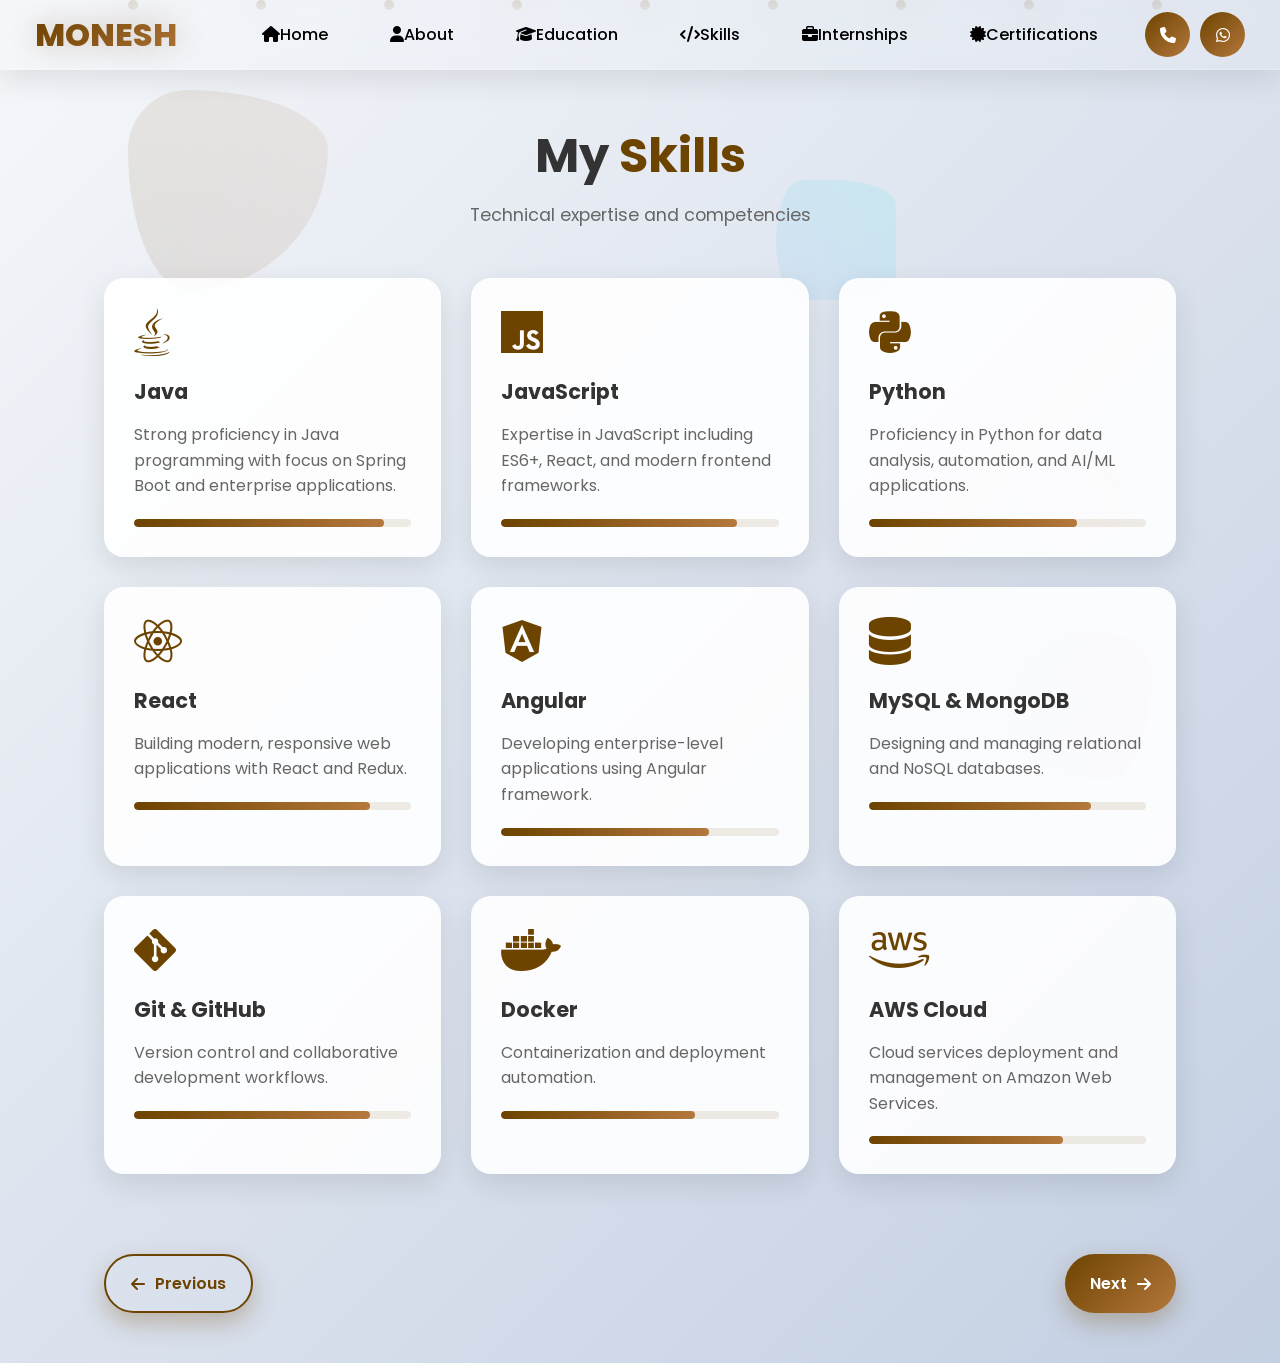
<file: Resume/Skills.html>
<!DOCTYPE html>
<html lang="en">

<head>
    <meta charset="UTF-8">
    <meta name="viewport" content="width=device-width, initial-scale=1.0">
    <link rel="stylesheet" href="https://cdnjs.cloudflare.com/ajax/libs/font-awesome/6.7.1/css/all.min.css">
    <title>Skills - MONESH Portfolio</title>
    <link rel="icon" href="img/WhatsApp_Image_2025-12-29_at_2.57.29_PM-removebg-preview.png" type="image/png">
    <link rel="stylesheet" href="style.css">
</head>

<body>

    <!-- Animated Background Particles -->
    <div class="particles">
        <div class="particle"></div>
        <div class="particle"></div>
        <div class="particle"></div>
        <div class="particle"></div>
        <div class="particle"></div>
        <div class="particle"></div>
        <div class="particle"></div>
        <div class="particle"></div>
        <div class="particle"></div>
        <div class="particle"></div>
    </div>

    <!-- Floating Shapes -->
    <div class="floating-shapes">
        <div class="shape shape-1"></div>
        <div class="shape shape-2"></div>
        <div class="shape shape-3"></div>
        <div class="shape shape-4"></div>
    </div>

    <!-- Navigation Bar -->
    <nav class="glass-nav">
        <div class="nav-container">
            <div class="logo">
                <span class="glow-text">MONESH</span>
            </div>
            <div class="hamburg" onclick="openMenu()">
                <i class="fa-solid fa-bars"></i>
            </div>
            <div class="links">
                <div class="link"><a href="index.html"> <i class="fa-solid fa-home"></i>Home</a></div>
                <div class="link"><a href="About.html"> <i class="fa-solid fa-user"></i>About</a></div>
                <div class="link"><a href="Education.html"> <i class="fa-solid fa-graduation-cap"></i>Education</a></div>
                <div class="link"><a href="Skills.html"> <i class="fa-solid fa-code"></i>Skills</a></div>
                <div class="link"><a href="Internships.html"> <i class="fa-solid fa-briefcase"></i>Internships</a></div>
                <div class="link"><a href="Certifications.html"> <i class="fa-solid fa-certificate"></i>Certifications</a></div>
                <div class="link contact-btn">
                    <a href="tel:+918019130700"><i class="fa-solid fa-phone"></i></a>
                    <a href="https://wa.me/918019130700"><i class="fa-brands fa-whatsapp"></i></a>
                </div>
            </div>
        </div>
    </nav>

    <!-- Mobile Menu -->
    <div class="dropdown" id="mobileMenu" onclick="handleMenuClick(event)">
        <div class="menu-shape menu-shape-1"></div>
        <div class="menu-shape menu-shape-2"></div>
        <div class="cancel" onclick="closeMenu()">
            <i class="fa-solid fa-xmark"></i>
        </div>
        <div class="links">
            <div class="link"><a href="index.html"> <i class="fa-solid fa-home"></i>Home</a></div>
            <div class="link"><a href="About.html"> <i class="fa-solid fa-user"></i>About</a></div>
            <div class="link"><a href="Education.html"> <i class="fa-solid fa-graduation-cap"></i>Education</a></div>
            <div class="link"><a href="Skills.html"> <i class="fa-solid fa-code"></i>Skills</a></div>
            <div class="link"><a href="Internships.html"> <i class="fa-solid fa-briefcase"></i>Internships</a></div>
            <div class="link"><a href="Certifications.html"> <i class="fa-solid fa-certificate"></i>Certifications</a></div>
        </div>
        <div class="dropdown-footer">
            <a href="https://github.com/monesh32117" title="GitHub"><i class="fa-brands fa-github"></i></a>
            <a href="https://www.linkedin.com/in/monesh-a-3074a3322" title="LinkedIn"><i class="fa-brands fa-linkedin"></i></a>
            <a href="https://www.instagram.com/monesh_.offcl_/" title="Instagram"><i class="fa-brands fa-instagram"></i></a>
        </div>
    </div>

    <!-- Skills Section -->
    <section class="skills-section">
        <div class="skills-container">
            <div class="page-header reveal">
                <h1>My <span>Skills</span></h1>
                <p>Technical expertise and competencies</p>
            </div>
            
            <div class="skills-grid">
                <div class="skill-card reveal">
                    <i class="fa-brands fa-java"></i>
                    <h3>Java</h3>
                    <p>Strong proficiency in Java programming with focus on Spring Boot and enterprise applications.</p>
                    <div class="skill-progress">
                        <div class="progress-bar">
                            <div class="progress-fill" style="width: 90%"></div>
                        </div>
                    </div>
                </div>

                <div class="skill-card reveal">
                    <i class="fa-brands fa-js"></i>
                    <h3>JavaScript</h3>
                    <p>Expertise in JavaScript including ES6+, React, and modern frontend frameworks.</p>
                    <div class="skill-progress">
                        <div class="progress-bar">
                            <div class="progress-fill" style="width: 85%"></div>
                        </div>
                    </div>
                </div>

                <div class="skill-card reveal">
                    <i class="fa-brands fa-python"></i>
                    <h3>Python</h3>
                    <p>Proficiency in Python for data analysis, automation, and AI/ML applications.</p>
                    <div class="skill-progress">
                        <div class="progress-bar">
                            <div class="progress-fill" style="width: 75%"></div>
                        </div>
                    </div>
                </div>

                <div class="skill-card reveal">
                    <i class="fa-brands fa-react"></i>
                    <h3>React</h3>
                    <p>Building modern, responsive web applications with React and Redux.</p>
                    <div class="skill-progress">
                        <div class="progress-bar">
                            <div class="progress-fill" style="width: 85%"></div>
                        </div>
                    </div>
                </div>

                <div class="skill-card reveal">
                    <i class="fa-brands fa-angular"></i>
                    <h3>Angular</h3>
                    <p>Developing enterprise-level applications using Angular framework.</p>
                    <div class="skill-progress">
                        <div class="progress-bar">
                            <div class="progress-fill" style="width: 75%"></div>
                        </div>
                    </div>
                </div>

                <div class="skill-card reveal">
                    <i class="fa-solid fa-database"></i>
                    <h3>MySQL & MongoDB</h3>
                    <p>Designing and managing relational and NoSQL databases.</p>
                    <div class="skill-progress">
                        <div class="progress-bar">
                            <div class="progress-fill" style="width: 80%"></div>
                        </div>
                    </div>
                </div>

                <div class="skill-card reveal">
                    <i class="fa-brands fa-git-alt"></i>
                    <h3>Git & GitHub</h3>
                    <p>Version control and collaborative development workflows.</p>
                    <div class="skill-progress">
                        <div class="progress-bar">
                            <div class="progress-fill" style="width: 85%"></div>
                        </div>
                    </div>
                </div>

                <div class="skill-card reveal">
                    <i class="fa-brands fa-docker"></i>
                    <h3>Docker</h3>
                    <p>Containerization and deployment automation.</p>
                    <div class="skill-progress">
                        <div class="progress-bar">
                            <div class="progress-fill" style="width: 70%"></div>
                        </div>
                    </div>
                </div>

                <div class="skill-card reveal">
                    <i class="fa-brands fa-aws"></i>
                    <h3>AWS Cloud</h3>
                    <p>Cloud services deployment and management on Amazon Web Services.</p>
                    <div class="skill-progress">
                        <div class="progress-bar">
                            <div class="progress-fill" style="width: 70%"></div>
                        </div>
                    </div>
                </div>
            </div>

            <div class="nav-buttons reveal">
                <a href="Education.html" class="nav-btn prev-btn"><i class="fa-solid fa-arrow-left"></i> Previous</a>
                <a href="Internships.html" class="nav-btn next-btn">Next <i class="fa-solid fa-arrow-right"></i></a>
            </div>
        </div>
    </section>

    <script>
        // Mobile Menu Functions
        function openMenu() {
            document.getElementById("mobileMenu").classList.add("active");
            document.body.classList.add("menu-open");
        }

        function closeMenu() {
            document.getElementById("mobileMenu").classList.remove("active");
            document.body.classList.remove("menu-open");
        }

        // Close menu when clicking outside
        function handleMenuClick(event) {
            const menu = document.getElementById("mobileMenu");
            if (event.target === menu || event.target.classList.contains('menu-shape')) {
                closeMenu();
            }
        }

        // Close menu on Escape key
        document.addEventListener('keydown', function(e) {
            if (e.key === 'Escape') {
                const menu = document.getElementById("mobileMenu");
                if (menu.classList.contains("active")) {
                    closeMenu();
                }
            }
        });

        // Scroll Animations using Intersection Observer
        const revealElements = document.querySelectorAll('.reveal');
        
        const revealObserver = new IntersectionObserver((entries) => {
            entries.forEach(entry => {
                if (entry.isIntersecting) {
                    entry.target.classList.add('active');
                }
            });
        }, { threshold: 0.1 });

        revealElements.forEach(el => revealObserver.observe(el));

        // Parallax Effect for Shapes
        document.addEventListener('mousemove', (e) => {
            const shapes = document.querySelectorAll('.shape');
            const x = (e.clientX / window.innerWidth - 0.5) * 20;
            const y = (e.clientY / window.innerHeight - 0.5) * 20;
            
            shapes.forEach((shape, index) => {
                const speed = (index + 1) * 0.5;
                shape.style.transform = `translate(${x * speed}px, ${y * speed}px)`;
            });
        });
    </script>
</body>
</html>
</file>
<file: Resume/style.css>
@import url('https://fonts.googleapis.com/css2?family=Poppins:wght@100;200;300;400;500;600;700;800;900&display=swap');

*{
    padding: 0;
    margin: 0;
    font-family: 'Poppins', sans-serif;
    box-sizing: border-box;
}

/* ========================
   Animated Background Particles
   ======================== */
.particles {
    position: fixed;
    top: 0;
    left: 0;
    width: 100%;
    height: 100%;
    pointer-events: none;
    overflow: hidden;
    z-index: -1;
}

.particle {
    position: absolute;
    width: 10px;
    height: 10px;
    background: rgba(109, 67, 0, 0.3);
    border-radius: 50%;
    animation: float-particle 15s infinite ease-in-out;
}

.particle:nth-child(1) { left: 10%; animation-delay: 0s; }
.particle:nth-child(2) { left: 20%; animation-delay: 1s; }
.particle:nth-child(3) { left: 30%; animation-delay: 2s; }
.particle:nth-child(4) { left: 40%; animation-delay: 3s; }
.particle:nth-child(5) { left: 50%; animation-delay: 4s; }
.particle:nth-child(6) { left: 60%; animation-delay: 5s; }
.particle:nth-child(7) { left: 70%; animation-delay: 6s; }
.particle:nth-child(8) { left: 80%; animation-delay: 7s; }
.particle:nth-child(9) { left: 90%; animation-delay: 8s; }
.particle:nth-child(10) { left: 100%; animation-delay: 9s; }

@keyframes float-particle {
    0%, 100% {
        transform: translateY(100vh) rotate(0deg);
        opacity: 0;
    }
    10% {
        opacity: 1;
    }
    90% {
        opacity: 1;
    }
    100% {
        transform: translateY(-100vh) rotate(720deg);
        opacity: 0;
    }
}

/* ========================
   Floating Shapes
   ======================== */
.floating-shapes {
    position: fixed;
    top: 0;
    left: 0;
    width: 100%;
    height: 100%;
    pointer-events: none;
    z-index: -1;
    overflow: hidden;
}

.shape {
    position: absolute;
    opacity: 0.1;
    animation: float-shape 20s infinite ease-in-out;
}

.shape-1 {
    width: 200px;
    height: 200px;
    background: linear-gradient(45deg, rgb(109, 67, 0), rgb(180, 120, 60));
    top: 10%;
    left: 10%;
    border-radius: 30% 70% 70% 30% / 30% 30% 70% 70%;
}

.shape-2 {
    width: 150px;
    height: 150px;
    background: linear-gradient(45deg, #667eea, #764ba2);
    top: 70%;
    right: 10%;
    border-radius: 60% 40% 30% 70% / 60% 30% 70% 40%;
    animation-delay: -5s;
}

.shape-3 {
    width: 100px;
    height: 100px;
    background: linear-gradient(45deg, #f093fb, #f5576c);
    top: 50%;
    left: 80%;
    border-radius: 50%;
    animation-delay: -10s;
}

.shape-4 {
    width: 120px;
    height: 120px;
    background: linear-gradient(45deg, #4facfe, #00f2fe);
    top: 20%;
    right: 30%;
    border-radius: 30% 70% 70% 30% / 70% 30% 30% 70%;
    animation-delay: -15s;
}

@keyframes float-shape {
    0%, 100% {
        transform: translate(0, 0) rotate(0deg);
    }
    25% {
        transform: translate(50px, -50px) rotate(90deg);
    }
    50% {
        transform: translate(0, -100px) rotate(180deg);
    }
    75% {
        transform: translate(-50px, -50px) rotate(270deg);
    }
}

html{
    overflow-x: hidden;
}

body{
    width: 100%;
    min-height: 100vh;
    overflow-x: hidden;
    overflow-y: auto;
    padding: 0;
    margin: 0;
    background: linear-gradient(135deg, #f5f7fa 0%, #c3cfe2 100%);
}

/* ========================
   Glassmorphism Navigation
   ======================== */
.glass-nav {
    position: fixed;
    top: 0;
    left: 0;
    width: 100%;
    height: 70px;
    z-index: 1000;
    background: rgba(255, 255, 255, 0.1);
    backdrop-filter: blur(20px);
    -webkit-backdrop-filter: blur(20px);
    border-bottom: 1px solid rgba(255, 255, 255, 0.2);
    box-shadow: 0 8px 32px rgba(0, 0, 0, 0.1);
}

.nav-container{
    width: 100%;
    height: 100%;
    display: flex;
    justify-content: space-around;
    align-items: center;
    max-width: 1400px;
    margin: 0 auto;
}

.logo{
    color: black;
    font-size: 2rem;
    font-weight: 800;
}

.glow-text {
    background: linear-gradient(135deg, rgb(109, 67, 0), rgb(180, 120, 60), rgb(109, 67, 0));
    background-size: 200% 200%;
    -webkit-background-clip: text;
    -webkit-text-fill-color: transparent;
    background-clip: text;
    animation: gradient-shift 3s ease infinite;
    text-shadow: 0 0 30px rgba(109, 67, 0, 0.3);
}

@keyframes gradient-shift {
    0%, 100% { background-position: 0% 50%; }
    50% { background-position: 100% 50%; }
}

.hamburg, .cancel{
    cursor: pointer;
    position: absolute;
    right: 20px;
    top: 50%;
    transform: translateY(-50%);
    color: black;
    font-size: 2rem;
    display: none;
    z-index: 105;
    background: none;
    border: none;
    padding: 0;
    transition: 0.3s ease;
}

.hamburg:hover, .cancel:hover {
    color: rgb(109, 67, 0);
    transform: translateY(-50%) scale(1.1);
}

.nav-container .links {
    display: flex;
    gap: 2rem;
    align-items: center;
}

.nav-container .links a{
    position: relative;
    font-size: 1rem;
    color: black;
    text-decoration: none;
    font-weight: 500;
    padding: 10px 15px;
    border-radius: 25px;
    transition: 0.3s ease;
}

.nav-container .links a::before{
    position: absolute;
    content: "";
    bottom: 0;
    left: 50%;
    width: 0%;
    height: 3px;
    background: linear-gradient(90deg, rgb(109, 67, 0), rgb(180, 120, 60));
    transition: 0.3s ease;
    transform: translateX(-50%);
    border-radius: 5px;
}

.nav-container .links a:hover::before{
    width: 80%;
}

.nav-container .links a:hover{
    color: rgb(109, 67, 0);
    background: rgba(109, 67, 0, 0.1);
}

.contact-btn {
    display: flex;
    align-items: center;
    gap: 10px;
}

.contact-btn a {
    display: flex;
    align-items: center;
    justify-content: center;
    width: 45px;
    height: 45px;
    border-radius: 50%;
    background: linear-gradient(135deg, rgb(109, 67, 0), rgb(180, 120, 60));
    color: white !important;
    transition: 0.3s ease;
}

.contact-btn a:hover {
    transform: translateY(-3px) scale(1.1);
    box-shadow: 0 10px 25px rgba(109, 67, 0, 0.4);
}

.contact-btn a::before {
    display: none;
}

/*  */



/* ========================
   Dropdown Menu
   ======================== */
.dropdown {
    position: fixed;
    top: 0;
    right: -100%; /* Start off-screen */
    width: 100%;
    height: 100vh;
    background: linear-gradient(135deg, rgba(20, 20, 20, 0.98) 0%, rgba(40, 30, 20, 0.98) 100%);
    z-index: 1001; /* Ensure it's above everything */
    transition: 0.4s cubic-bezier(0.68, -0.55, 0.265, 1.55);
    display: flex;
    flex-direction: column;
    justify-content: center;
    align-items: center;
}

.dropdown.active {
    right: 0; /* Slide in */
}

/* Close button (X) */
.cancel {
    position: absolute;
    top: 20px;
    right: 25px;
    font-size: 2rem;
    color: white;
    cursor: pointer;
    z-index: 1002;
    transition: 0.3s ease;
    width: 50px;
    height: 50px;
    display: flex;
    align-items: center;
    justify-content: center;
    border-radius: 50%;
    background: rgba(255, 255, 255, 0.1);
}

.cancel:hover {
    color: rgb(180, 120, 60);
    background: rgba(255, 255, 255, 0.2);
    transform: rotate(90deg);
}

/* Menu Links Container */
.dropdown .links {
    display: flex;
    flex-direction: column;
    align-items: center;
    gap: 20px;
    width: 100%;
    padding: 20px;
}

/* Individual Menu Links */
.dropdown .link {
    width: 100%;
    max-width: 300px;
    text-align: center;
}

.dropdown .link a {
    display: flex;
    align-items: center;
    justify-content: center;
    gap: 15px;
    padding: 18px 30px;
    font-size: 1.2rem;
    font-weight: 500;
    color: white;
    text-decoration: none;
    border-radius: 50px;
    transition: all 0.3s ease;
    background: rgba(255, 255, 255, 0.05);
    border: 1px solid rgba(255, 255, 255, 0.1);
}

.dropdown .link a:hover {
    background: linear-gradient(135deg, rgb(109, 67, 0), rgb(180, 120, 60));
    color: white;
    transform: scale(1.05);
    box-shadow: 0 10px 30px rgba(109, 67, 0, 0.4);
    border-color: transparent;
}

.dropdown .link a i {
    font-size: 1.3rem;
    width: 30px;
}

/* Overlay effect when menu is open */
.dropdown::before {
    content: '';
    position: absolute;
    top: 0;
    left: 0;
    width: 100%;
    height: 100%;
    background: radial-gradient(circle at top right, rgba(109, 67, 0, 0.2), transparent 50%);
    pointer-events: none;
}

/* Animated background shapes in menu */
.dropdown-menu-shapes {
    position: absolute;
    top: 0;
    left: 0;
    width: 100%;
    height: 100%;
    pointer-events: none;
    overflow: hidden;
}

.menu-shape {
    position: absolute;
    border-radius: 50%;
    opacity: 0.1;
    animation: float-menu 10s infinite ease-in-out;
}

.menu-shape-1 {
    width: 300px;
    height: 300px;
    background: rgb(109, 67, 0);
    top: -100px;
    right: -100px;
    animation-delay: 0s;
}

.menu-shape-2 {
    width: 200px;
    height: 200px;
    background: rgb(180, 120, 60);
    bottom: -50px;
    left: -50px;
    animation-delay: -5s;
}

@keyframes float-menu {
    0%, 100% { transform: translate(0, 0) scale(1); }
    50% { transform: translate(30px, -30px) scale(1.1); }
}

/* Menu footer with social links */
.dropdown-footer {
    position: absolute;
    bottom: 30px;
    display: flex;
    gap: 15px;
}

.dropdown-footer a {
    width: 45px;
    height: 45px;
    display: flex;
    align-items: center;
    justify-content: center;
    border-radius: 50%;
    background: rgba(255, 255, 255, 0.1);
    color: white;
    font-size: 1.2rem;
    transition: all 0.3s ease;
}

.dropdown-footer a:hover {
    background: rgb(109, 67, 0);
    transform: translateY(-5px);
}

/* Hide footer on desktop */
@media (min-width: 769px) {
    .dropdown-footer {
        display: none;
    }
}

/* Hide menu shapes on desktop */
@media (min-width: 769px) {
    .menu-shape {
        display: none;
    }
}

/* ========================
   Additional Courses Section
   ======================== */
.additional-courses {
    margin-top: 60px;
    padding-top: 40px;
    border-top: 2px solid rgba(109, 67, 0, 0.2);
}

.additional-courses h3 {
    font-size: 1.8rem;
    color: #333;
    margin-bottom: 30px;
    text-align: center;
    position: relative;
}

.additional-courses h3::after {
    content: '';
    position: absolute;
    bottom: -10px;
    left: 50%;
    transform: translateX(-50%);
    width: 60px;
    height: 4px;
    background: linear-gradient(90deg, rgb(109, 67, 0), rgb(180, 120, 60));
    border-radius: 2px;
}

.additional-courses h3 span {
    color: rgb(109, 67, 0);
}

.course-grid {
    display: grid;
    grid-template-columns: repeat(auto-fit, minmax(250px, 1fr));
    gap: 25px;
    margin-top: 40px;
}

.course-card {
    background: linear-gradient(135deg, rgba(255, 255, 255, 0.95) 0%, rgba(255, 255, 255, 0.85) 100%);
    border-radius: 20px;
    padding: 30px 25px;
    text-align: center;
    position: relative;
    overflow: hidden;
    transition: all 0.4s cubic-bezier(0.175, 0.885, 0.32, 1.275);
    border: 1px solid rgba(109, 67, 0, 0.1);
    box-shadow: 0 10px 30px rgba(0, 0, 0, 0.08);
}

.course-card::before {
    content: '';
    position: absolute;
    top: 0;
    left: 0;
    width: 100%;
    height: 5px;
    background: linear-gradient(90deg, rgb(109, 67, 0), rgb(180, 120, 60));
    transform: scaleX(0);
    transform-origin: left;
    transition: transform 0.4s ease;
}

.course-card:hover {
    transform: translateY(-10px);
    box-shadow: 0 20px 40px rgba(109, 67, 0, 0.2);
}

.course-card:hover::before {
    transform: scaleX(1);
}

.course-card i {
    font-size: 2.5rem;
    color: rgb(109, 67, 0);
    margin-bottom: 20px;
    display: inline-block;
    transition: all 0.4s ease;
}

.course-card:hover i {
    transform: scale(1.2) rotate(5deg);
    color: rgb(180, 120, 60);
}

.course-card h4 {
    font-size: 1.15rem;
    color: #333;
    margin-bottom: 10px;
    font-weight: 600;
    transition: color 0.3s ease;
}

.course-card:hover h4 {
    color: rgb(109, 67, 0);
}

.course-card p {
    font-size: 0.9rem;
    color: #777;
    background: rgba(109, 67, 0, 0.1);
    display: inline-block;
    padding: 5px 15px;
    border-radius: 20px;
    margin-top: 10px;
    font-weight: 500;
    transition: all 0.3s ease;
}

.course-card:hover p {
    background: linear-gradient(135deg, rgb(109, 67, 0), rgb(180, 120, 60));
    color: white;
}

/* Floating icon decoration */
.course-card::after {
    content: '';
    position: absolute;
    top: -30px;
    right: -30px;
    width: 80px;
    height: 80px;
    background: radial-gradient(circle, rgba(109, 67, 0, 0.1) 0%, transparent 70%);
    border-radius: 50%;
    transition: all 0.4s ease;
}

.course-card:hover::after {
    transform: scale(1.5);
    top: -20px;
    right: -20px;
}

/* Responsive for course cards */
@media (max-width: 768px) {
    .additional-courses h3 {
        font-size: 1.5rem;
    }
    
    .course-grid {
        grid-template-columns: 1fr;
        gap: 20px;
    }
    
    .course-card {
        padding: 25px 20px;
    }
    
    .course-card i {
        font-size: 2rem;
    }
}

/* ========================
   Hero Section
   ======================== */
.hero-section {
    width: 100%;
    min-height: 100vh;
    display: flex;
    align-items: center;
    justify-content: center;
    padding: 100px 5% 50px;
    position: relative;
}

.main-container{
    width: 100%;
    max-width: 1400px;
    display: flex;
    justify-content: space-between;
    align-items: center;
    gap: 50px;
}

/* ========================
   3D Tilt Image Container
   ======================== */
.image-container {
    flex: 1;
    max-width: 450px;
    position: relative;
    perspective: 1000px;
}

.image-frame {
    position: relative;
    width: 100%;
    padding-bottom: 120%;
    border-radius: 30px;
    overflow: hidden;
    box-shadow: 
        0 25px 50px rgba(109, 67, 0, 0.25),
        0 0 0 5px rgba(255, 255, 255, 0.5),
        inset 0 0 30px rgba(109, 67, 0, 0.1);
    transition: transform 0.1s ease;
}

.image-frame img {
    position: absolute;
    top: 0;
    left: 0;
    width: 100%;
    height: 100%;
    object-fit: cover;
    transition: transform 0.5s ease;
}

.image-container:hover img {
    transform: scale(1.05);
}

.image-glow {
    position: absolute;
    top: 50%;
    left: 50%;
    transform: translate(-50%, -50%);
    width: 120%;
    height: 120%;
    background: radial-gradient(circle, rgba(109, 67, 0, 0.3) 0%, transparent 70%);
    z-index: -1;
    animation: pulse-glow 3s ease-in-out infinite;
}

@keyframes pulse-glow {
    0%, 100% { opacity: 0.5; transform: translate(-50%, -50%) scale(1); }
    50% { opacity: 0.8; transform: translate(-50%, -50%) scale(1.1); }
}

/* ========================
   Content Section
   ======================== */
.content {
    flex: 1.2;
    color: black;
    min-height: 100px;
}

/* Scroll Reveal Animation */
.reveal {
    opacity: 0;
    transform: translateY(50px);
    transition: all 0.8s cubic-bezier(0.68, -0.55, 0.265, 1.55);
}

.reveal.active {
    opacity: 1;
    transform: translateY(0);
}

.greeting {
    display: flex;
    align-items: center;
    gap: 10px;
    margin-bottom: 10px;
}

.wave {
    animation: wave-animation 2.5s ease-in-out infinite;
    display: inline-block;
}

@keyframes wave-animation {
    0%, 100% { transform: rotate(0deg); }
    25% { transform: rotate(20deg); }
    50% { transform: rotate(0deg); }
    75% { transform: rotate(-20deg); }
}

.greeting span {
    font-size: 1.2rem;
    font-weight: 500;
    color: #555;
}

.content h1{
    font-size: clamp(2.5rem, 5vw, 5rem);
    font-weight: 800;
    margin-bottom: 10px;
    line-height: 1.1;
}

.gradient-text {
    background: linear-gradient(135deg, rgb(109, 67, 0) 0%, rgb(180, 120, 60) 50%, rgb(109, 67, 0) 100%);
    background-size: 200% 200%;
    -webkit-background-clip: text;
    -webkit-text-fill-color: transparent;
    background-clip: text;
    animation: gradient-shift 3s ease infinite;
}

.content .typewriter{
    font-weight: 600;
    font-size: clamp(1.2rem, 2vw, 1.8rem);
    margin-bottom: 20px;
}

.typewriter span {
    color: rgb(109, 67, 0);
    font-weight: 700;
}

.cursor {
    animation: blink-cursor 0.7s step-end infinite;
}

@keyframes blink-cursor {
    50% { opacity: 0; }
}

.content p{
    font-size: clamp(1rem, 1.5vw, 1.2rem);
    margin: 20px 0;
    line-height: 1.8;
    color: #444;
}

.highlight {
    background: linear-gradient(120deg, rgba(109, 67, 0, 0.2) 0%, rgba(109, 67, 0, 0.2) 100%);
    padding: 2px 8px;
    border-radius: 5px;
    color: rgb(109, 67, 0);
    font-weight: 600;
}

/* ========================
   Social Links
   ======================== */
.social-links {
    display: flex;
    gap: 15px;
    margin: 30px 0;
}

.social-btn {
    display: flex;
    justify-content: center;
    align-items: center;
    width: 50px;
    height: 50px;
    border-radius: 50%;
    font-size: 1.3rem;
    transition: 0.4s cubic-bezier(0.68, -0.55, 0.265, 1.55);
    position: relative;
    overflow: hidden;
}

.social-btn::before {
    content: '';
    position: absolute;
    top: 0;
    left: -100%;
    width: 100%;
    height: 100%;
    background: linear-gradient(90deg, transparent, rgba(255, 255, 255, 0.4), transparent);
    transition: 0.5s;
}

.social-btn:hover::before {
    left: 100%;
}

.social-btn.github {
    background: transparent;
    border: 2px solid #333;
    color: #333;
}

.social-btn.github:hover {
    background: #333;
    color: white;
    transform: translateY(-5px) rotate(360deg);
    box-shadow: 0 10px 25px rgba(0, 0, 0, 0.3);
}

.social-btn.facebook {
    background: transparent;
    border: 2px solid #1877f2;
    color: #1877f2;
}

.social-btn.facebook:hover {
    background: #1877f2;
    color: white;
    transform: translateY(-5px) rotate(360deg);
    box-shadow: 0 10px 25px rgba(24, 119, 242, 0.4);
}

.social-btn.linkedin {
    background: transparent;
    border: 2px solid #0077b5;
    color: #0077b5;
}

.social-btn.linkedin:hover {
    background: #0077b5;
    color: white;
    transform: translateY(-5px) rotate(360deg);
    box-shadow: 0 10px 25px rgba(0, 119, 181, 0.4);
}

.social-btn.twitter {
    background: transparent;
    border: 2px solid #000;
    color: #000;
}

.social-btn.twitter:hover {
    background: #000;
    color: white;
    transform: translateY(-5px) rotate(360deg);
    box-shadow: 0 10px 25px rgba(0, 0, 0, 0.3);
}

.social-btn.instagram {
    background: transparent;
    border: 2px solid #e4405f;
    color: #e4405f;
}

.social-btn.instagram:hover {
    background: linear-gradient(45deg, #f09433, #e6683c, #dc2743, #cc2366, #bc1888);
    color: white;
    transform: translateY(-5px) rotate(360deg);
    box-shadow: 0 10px 25px rgba(228, 64, 95, 0.4);
}

/* ========================
   CTA Buttons
   ======================== */
.cta-buttons {
    display: flex;
    gap: 20px;
    flex-wrap: wrap;
    margin: 30px 0;
}

.btn {
    display: inline-flex;
    align-items: center;
    gap: 10px;
    padding: 15px 30px;
    border-radius: 50px;
    font-size: 1rem;
    font-weight: 600;
    text-decoration: none;
    transition: 0.4s cubic-bezier(0.68, -0.55, 0.265, 1.55);
    cursor: pointer;
    border: none;
}

.primary-btn {
    background: linear-gradient(135deg, rgb(109, 67, 0), rgb(180, 120, 60));
    color: white;
    box-shadow: 0 10px 25px rgba(109, 67, 0, 0.3);
}

.primary-btn:hover {
    transform: translateY(-3px);
    box-shadow: 0 15px 35px rgba(109, 67, 0, 0.4);
}

.primary-btn:hover i {
    transform: translateY(2px);
}

.secondary-btn {
    background: transparent;
    color: rgb(109, 67, 0);
    border: 2px solid rgb(109, 67, 0);
}

.secondary-btn:hover {
    background: rgb(109, 67, 0);
    color: white;
    transform: translateY(-3px);
}

.secondary-btn:hover i {
    transform: translateX(5px);
}

.secondary-btn i {
    transition: transform 0.3s ease;
}

/* ========================
   Stats Section
   ======================== */
.stats {
    display: flex;
    gap: 40px;
    margin-top: 40px;
    padding-top: 30px;
    border-top: 1px solid rgba(0, 0, 0, 0.1);
}

.stat-item {
    text-align: center;
}

.stat-number {
    display: block;
    font-size: 2.5rem;
    font-weight: 800;
    color: rgb(109, 67, 0);
}

.stat-label {
    font-size: 0.9rem;
    color: #666;
    text-transform: uppercase;
    letter-spacing: 1px;
}

/* ========================
   Scroll Indicator
   ======================== */
.scroll-indicator {
    position: absolute;
    bottom: 30px;
    left: 50%;
    transform: translateX(-50%);
    display: flex;
    flex-direction: column;
    align-items: center;
    gap: 10px;
    animation: bounce-scroll 2s infinite;
}

.mouse {
    width: 26px;
    height: 40px;
    border: 2px solid rgb(109, 67, 0);
    border-radius: 20px;
    position: relative;
}

.wheel {
    width: 4px;
    height: 8px;
    background: rgb(109, 67, 0);
    border-radius: 2px;
    position: absolute;
    top: 8px;
    left: 50%;
    transform: translateX(-50%);
    animation: scroll-wheel 2s infinite;
}

@keyframes scroll-wheel {
    0%, 100% { opacity: 1; top: 8px; }
    50% { opacity: 0.5; top: 20px; }
}

@keyframes bounce-scroll {
    0%, 100% { transform: translateX(-50%) translateY(0); }
    50% { transform: translateX(-50%) translateY(10px); }
}

.scroll-indicator span {
    font-size: 0.8rem;
    color: rgb(109, 67, 0);
    text-transform: uppercase;
    letter-spacing: 2px;
}

/* ========================
   Responsive Design
   ======================== */
@media (max-width: 1024px) {
    .main-container {
        flex-direction: column;
        text-align: center;
        gap: 40px;
    }

    .image-container {
        max-width: 350px;
    }

    .content {
        padding: 0 20px;
    }

    .greeting {
        justify-content: center;
    }

    .social-links {
        justify-content: center;
    }

    .cta-buttons {
        justify-content: center;
    }

    .stats {
        justify-content: center;
    }

    .scroll-indicator {
        display: none;
    }
}

@media (max-width: 768px) {
    .hamburg {
        display: block;
    }

    .nav-container .links {
        display: none;
    }

    .content h1 {
        font-size: 2.5rem;
    }

    .stats {
        gap: 20px;
    }

    .stat-number {
        font-size: 2rem;
    }

    .cta-buttons {
        flex-direction: column;
        align-items: center;
    }

    .btn {
        width: 100%;
        max-width: 300px;
        justify-content: center;
    }
}

/* ========================
   Keyframe Animations
   ======================== */
@keyframes cursor {
    to {
        border-left: 3px solid #b74b4b;
    }
}

@keyframes words {
    0%, 33% {
        content: "Developer";
    }
    34%, 66% {
        content: "Designer";
    }
    67%, 100% {
        content: "Youtuber";
    }
}

/* ========================
   About Page Styles
   ======================== */
.about-page .nav-buttons {
    display: flex;
    justify-content: space-between;
    margin-top: 50px;
    padding-top: 30px;
    border-top: 1px solid rgba(0, 0, 0, 0.1);
}

.about-container, .education-container, .skills-container, .internships-container, .certifications-container {
    max-width: 1200px;
    margin: 0 auto;
    padding: 120px 5% 50px;
}

.about-content {
    display: grid;
    grid-template-columns: 1fr 2fr;
    gap: 50px;
    align-items: center;
    min-height: calc(100vh - 120px);
}

.about-image {
    display: flex;
    justify-content: center;
}

.about-img-placeholder {
    width: 300px;
    height: 300px;
    border-radius: 40px;
    overflow: hidden;
    box-shadow: 0 8px 25px rgba(0, 0, 0, 0.25);
}

.about-img-placeholder img {
    width: 100%;
    height: 100%;
    object-fit: cover;
    object-position: center top;
    display: block;
}

@keyframes float-animation {
    0%, 100% { transform: translateY(0); }
    50% { transform: translateY(-15px); }
}

.about-text h2 {
    font-size: 2.5rem;
    margin-bottom: 20px;
}

.about-text h2 span {
    color: rgb(109, 67, 0);
}

.about-text p {
    font-size: 1.1rem;
    line-height: 1.8;
    margin-bottom: 20px;
    color: #333;
}

.personal-info {
    display: grid;
    grid-template-columns: repeat(2, 1fr);
    gap: 15px;
    margin: 30px 0;
}

.info-item {
    display: flex;
    align-items: center;
    gap: 10px;
    padding: 15px;
    background: rgba(255, 255, 255, 0.8);
    border-radius: 15px;
    box-shadow: 0 5px 15px rgba(0, 0, 0, 0.1);
    transition: 0.3s ease;
}

.info-item:hover {
    transform: translateY(-3px);
    box-shadow: 0 10px 25px rgba(109, 67, 0, 0.2);
}

.info-item i {
    color: rgb(109, 67, 0);
    font-size: 1.2rem;
}

.interests h3 {
    font-size: 1.5rem;
    margin-bottom: 20px;
    color: rgb(109, 67, 0);
}

.interest-tags {
    display: flex;
    flex-wrap: wrap;
    gap: 10px;
}

.interest-tags span {
    padding: 10px 20px;
    background: linear-gradient(135deg, rgb(109, 67, 0), rgb(180, 120, 60));
    color: white;
    border-radius: 25px;
    font-size: 0.9rem;
    transition: 0.3s ease;
    cursor: default;
}

.interest-tags span:hover {
    transform: translateY(-3px);
    box-shadow: 0 10px 20px rgba(109, 67, 0, 0.3);
}

/* ========================
   Skills Page Styles
   ======================== */
.skills-grid {
    display: grid;
    grid-template-columns: repeat(auto-fit, minmax(280px, 1fr));
    gap: 30px;
    margin-top: 50px;
}

.skill-card {
    background: rgba(255, 255, 255, 0.9);
    padding: 30px;
    border-radius: 20px;
    box-shadow: 0 10px 30px rgba(0, 0, 0, 0.1);
    transition: 0.4s ease;
    position: relative;
    overflow: hidden;
}

.skill-card::before {
    content: '';
    position: absolute;
    top: 0;
    left: 0;
    width: 100%;
    height: 5px;
    background: linear-gradient(90deg, rgb(109, 67, 0), rgb(180, 120, 60));
    transform: scaleX(0);
    transform-origin: left;
    transition: 0.4s ease;
}

.skill-card:hover::before {
    transform: scaleX(1);
}

.skill-card:hover {
    transform: translateY(-10px);
    box-shadow: 0 20px 40px rgba(109, 67, 0, 0.2);
}

.skill-card i {
    font-size: 3rem;
    color: rgb(109, 67, 0);
    margin-bottom: 20px;
}

.skill-card h3 {
    font-size: 1.3rem;
    margin-bottom: 15px;
    color: #333;
}

.skill-card p {
    color: #666;
    line-height: 1.6;
}

.skill-progress {
    margin-top: 20px;
}

.progress-bar {
    height: 8px;
    background: rgba(109, 67, 0, 0.1);
    border-radius: 10px;
    overflow: hidden;
}

.progress-fill {
    height: 100%;
    background: linear-gradient(90deg, rgb(109, 67, 0), rgb(180, 120, 60));
    border-radius: 10px;
    width: 0;
    transition: width 1.5s ease;
}

/* ========================
   Education Page Styles
   ======================== */
.timeline {
    position: relative;
    max-width: 900px;
    margin: 50px auto;
    padding-left: 30px;
}

.timeline::before {
    content: '';
    position: absolute;
    left: 0;
    top: 0;
    height: 100%;
    width: 3px;
    background: linear-gradient(to bottom, rgb(109, 67, 0), rgb(180, 120, 60));
    border-radius: 3px;
}

.timeline-item {
    position: relative;
    padding: 20px 30px;
    margin-bottom: 30px;
    background: rgba(255, 255, 255, 0.9);
    border-radius: 15px;
    box-shadow: 0 5px 20px rgba(0, 0, 0, 0.1);
    transition: 0.4s ease;
}

.timeline-item:hover {
    transform: translateX(10px);
    box-shadow: 0 10px 30px rgba(109, 67, 0, 0.2);
}

.timeline-item::before {
    content: '';
    position: absolute;
    left: -39px;
    top: 50%;
    transform: translateY(-50%);
    width: 15px;
    height: 15px;
    background: rgb(109, 67, 0);
    border-radius: 50%;
    border: 3px solid white;
    box-shadow: 0 0 10px rgba(109, 67, 0, 0.5);
}

.timeline-item h3 {
    color: rgb(109, 67, 0);
    font-size: 1.3rem;
    margin-bottom: 10px;
}

.timeline-item h4 {
    color: #666;
    font-size: 1rem;
    margin-bottom: 10px;
}

.timeline-item p {
    color: #555;
    line-height: 1.6;
}

/* ========================
   Internships Page Styles
   ======================== */
.internship-card {
    background: rgba(255, 255, 255, 0.95);
    border-radius: 20px;
    padding: 30px;
    margin-bottom: 30px;
    box-shadow: 0 10px 30px rgba(0, 0, 0, 0.1);
    transition: 0.4s ease;
    position: relative;
    overflow: hidden;
}

.internship-card:hover {
    transform: scale(1.02);
    box-shadow: 0 20px 50px rgba(109, 67, 0, 0.2);
}

.internship-card::after {
    content: '';
    position: absolute;
    top: 0;
    right: 0;
    width: 100px;
    height: 100px;
    background: linear-gradient(135deg, transparent 50%, rgba(109, 67, 0, 0.1) 50%);
}

.internship-header {
        flex-direction: column;
        text-align: center;
        padding: 1.5rem;
    }

.company-logo img{
        width: 60px;
        height: 60px;
    }

.internship-title h3 {
    font-size: 1.4rem;
    color: #333;
}

.internship-title h4 {
    color: rgb(109, 67, 0);
    font-size: 1rem;
    margin-top: 5px;
}

.internship-duration {
    display: inline-block;
    padding: 5px 15px;
    background: rgba(109, 67, 0, 0.1);
    color: rgb(109, 67, 0);
    border-radius: 20px;
    font-size: 0.85rem;
    margin: 15px 0;
}

.internship-description ul {
    list-style: none;
    padding: 0;
}

.internship-description li {
    padding: 8px 0;
    padding-left: 25px;
    position: relative;
    color: #555;
}

.internship-description li::before {
    content: '✓';
    position: absolute;
    left: 0;
    color: rgb(109, 67, 0);
    font-weight: bold;
}

/* ========================
   Certifications Page Styles
   ======================== */
.certification-grid {
    display: grid;
    grid-template-columns: repeat(3, 1fr);
    gap: 30px;
    margin-top: 50px;
    justify-items: center;
}
/* Modal Background */
.modal {
    display: none; 
    position: fixed;
    z-index: 9999; 
    left: 0;
    top: 0;
    width: 100%;
    height: 100%;
    background-color: rgba(0, 0, 0, 0.9);
    align-items: center;
    justify-content: center;
}

/* The Image inside the modal */
.modal-img {
    max-width: 90%;
    max-height: 80vh;
    border-radius: 8px;
    box-shadow: 0 0 20px rgba(0, 255, 255, 0.5);
    transform: scale(0.9);
    transition: transform 0.3s ease;
}

.modal.active .modal-img {
    transform: scale(1);
}

/* Close Button */
.close-btn {
    position: absolute;
    top: 20px;
    right: 35px;
    color: #fff;
    font-size: 40px;
    font-weight: bold;
    cursor: pointer;
}

.certification-card {
    background: rgba(255, 255, 255, 0.95);
    border-radius: 20px;
    overflow: hidden;
    box-shadow: 0 10px 30px rgba(0, 0, 0, 0.1);
    transition: 0.4s ease;
    display: flex;
    flex-direction: column;
    height: 100%;
    max-width: 400px;
}

.certification-card:hover {
    transform: translateY(-10px);
    box-shadow: 0 20px 40px rgba(109, 67, 0, 0.2);
}

.certification-image {
    width: 100%;
    height: 200px;
    object-fit: cover;
}

.certification-content {
    padding: 25px;
    text-align: left;
    display: flex;
    flex-direction: column;
    flex-grow: 1;
}

.certification-content h3 {
    font-size: 1.2rem;
    color: #333;
    margin-bottom: 10px;
    text-align: center;
}

.certification-content p {
    color: #666;
    font-size: 0.9rem;
    margin-bottom: 15px;
    text-align: left;
}

.certification-link {
    display: inline-flex;
    align-items: center;
    gap: 8px;
    color: rgb(109, 67, 0);
    text-decoration: none;
    font-weight: 600;
    transition: 0.3s ease;
}

.certification-link:hover {
    gap: 15px;
}

/* 1. The Container: This centers the image */
.cert-icon {
    display: flex;
    justify-content: center; /* Horizontal centering */
    align-items: center;     /* Vertical centering */
    padding: 20px;           /* Space inside the card */
    width: 100%;             /* Ensures it spans the card width */
}

/* 2. The Image: Controlled sizing */
.cert-icon img {
    width: 100%;             /* Takes up the available space... */
    max-width: 180px;        /* ...but stops at 180px so it's not huge */
    height: auto;            /* Keeps the image from looking squashed */
    object-fit: contain;
    transition: transform 0.3s ease; /* Smooth hover transition */
}

/* 3. The Hover Effect */
.cert-icon img:hover {
    transform: translateY(-5px);
}

/* Certification Content Elements Alignment */
.cert-provider {
    font-weight: 600;
    color: rgb(109, 67, 0) !important;
    margin-bottom: 8px !important;
}

.cert-date {
    font-size: 0.85rem;
    color: #888 !important;
    margin-bottom: 15px !important;
}

.cert-description {
    margin-bottom: 15px !important;
    line-height: 1.6;
}

.cert-description ul {
    margin: 10px 0;
    padding-left: 20px;
}

.cert-description li {
    margin-bottom: 5px;
    color: #555;
}

.cert-credential {
    margin-top: 15px;
    padding: 10px;
    background: rgba(109, 67, 0, 0.1);
    border-radius: 8px;
    font-size: 0.85rem;
}

.cert-credential i {
    color: rgb(109, 67, 0);
    margin-right: 5px;
}

/* Button Style */
.view-cert-btn {
    background: rgb(109, 67, 0);
    color: white;
    border: none;
    padding: 12px 24px;
    border-radius: 8px;
    cursor: pointer;
    font-weight: 600;
    margin-top: auto;
    transition: all 0.3s ease;
    display: block;
    width: 100%;
    text-align: center;
}

.view-cert-btn:hover {
    background: #4a2e00;
    transform: translateY(-3px);
    box-shadow: 0 5px 15px rgba(109, 67, 0, 0.3);
}

/* Modal Viewer Background */
.modal {
    display: none;
    position: fixed;
    z-index: 9999;
    left: 0;
    top: 0;
    width: 100%;
    height: 100%;
    background-color: rgba(0, 0, 0, 0.9);
    justify-content: center;
    align-items: center;
    backdrop-filter: blur(8px);
    flex-direction: column;
}

/* Modal Content Image */
.modal-content {
    max-width: 90%;
    max-height: 80vh;
    border-radius: 12px;
    box-shadow: 0 0 30px rgba(255, 255, 255, 0.1);
    animation: zoomIn 0.3s ease;
}

/* Modal Image */
.modal-img {
    max-width: 90%;
    max-height: 80vh;
    border-radius: 12px;
    box-shadow: 0 0 30px rgba(255, 255, 255, 0.1);
    animation: zoomIn 0.3s ease;
    object-fit: contain;
    display: block;
}

/* Close Button */
.close-modal, .close-btn {
    position: absolute;
    top: 30px;
    right: 40px;
    color: white;
    font-size: 50px;
    font-weight: bold;
    cursor: pointer;
    z-index: 10000;
}

.close-btn:hover {
    color: #ff6b6b;
}

@keyframes zoomIn {
    from { transform: scale(0.7); opacity: 0; }
    to { transform: scale(1); opacity: 1; }
}

/* ========================
   Contact Section
   ======================== */
.contact-section {
    padding: 60px 20px;
    text-align: center;
}

.contact-box {
    max-width: 900px;
    margin: 0 auto;
    background: var(--card-bg);
    border: 1px solid var(--border-color);
    border-radius: 20px;
    padding: 50px;
    box-shadow: 0 20px 60px rgba(0, 0, 0, 0.3);
}

.contact-section .contact-container {
    max-width: 100%;
    margin: 0;
}

.contact-section h2 {
    font-size: 2.5rem;
    margin-bottom: 10px;
    color: var(--text-primary);
}

.contact-section h2 span {
    color: var(--accent-primary);
}

.contact-section > .contact-box > .contact-container > p {
    color: var(--text-secondary);
    margin-bottom: 35px;
    font-size: 1.1rem;
}

/* Contact Form Styles */
.contact-form {
    background: var(--card-bg);
    border: 1px solid var(--border-color);
    border-radius: 16px;
    padding: 40px;
    text-align: left;
}

.form-row {
    display: flex;
    gap: 20px;
    margin-bottom: 20px;
}

.form-group {
    flex: 1;
    margin-bottom: 20px;
}

.form-group.full-width {
    width: 100%;
}

.form-group label {
    display: block;
    color: var(--text-primary);
    margin-bottom: 8px;
    font-weight: 500;
}

.form-group label i {
    color: var(--accent-primary);
    margin-right: 8px;
}

.form-group input,
.form-group textarea {
    width: 100%;
    padding: 14px 16px;
    background: #ffffff;
    border: 1px solid var(--border-color);
    border-radius: 8px;
    color: #333333;
    font-size: 1rem;
    transition: all 0.3s ease;
    box-sizing: border-box;
}

.form-group input:focus,
.form-group textarea:focus {
    outline: none;
    border-color: var(--accent-primary);
    box-shadow: 0 0 0 3px rgba(0, 212, 255, 0.1);
}

.form-group input::placeholder,
.form-group textarea::placeholder {
    color: var(--text-muted);
}

.form-group textarea {
    resize: vertical;
    min-height: 120px;
}

.submit-btn {
    display: inline-flex;
    align-items: center;
    gap: 10px;
    padding: 16px 40px;
    background: linear-gradient(135deg, var(--accent-primary), var(--accent-secondary));
    color: white;
    border: none;
    border-radius: 8px;
    font-size: 1.1rem;
    font-weight: 600;
    cursor: pointer;
    transition: all 0.3s ease;
    margin-top: 10px;
}

.submit-btn:hover {
    transform: translateY(-3px);
    box-shadow: 0 10px 30px rgba(0, 212, 255, 0.3);
}

/* Contact Social Links */
.contact-social {
    margin-top: 40px;
    padding-top: 30px;
    border-top: 1px solid var(--border-color);
}

.contact-social p {
    color: var(--text-secondary);
    margin-bottom: 20px;
}

.social-links {
    display: flex;
    justify-content: center;
    gap: 20px;
}

.social-links a {
    display: flex;
    align-items: center;
    justify-content: center;
    width: 50px;
    height: 50px;
    background: var(--card-bg);
    border: 1px solid var(--border-color);
    border-radius: 50%;
    color: var(--text-primary);
    font-size: 1.3rem;
    transition: all 0.3s ease;
}

.social-links a:hover {
    background: var(--accent-primary);
    border-color: var(--accent-primary);
    color: white;
    transform: translateY(-5px);
}

/* Responsive Contact Form */
@media (max-width: 768px) {
    .contact-box {
        padding: 25px;
    }
    
    .form-row {
        flex-direction: column;
        gap: 0;
    }
    
    .contact-form {
        padding: 20px;
    }
    
    .submit-btn {
        width: 100%;
        justify-content: center;
    }
}

/* ========================
   Navigation Buttons
   ======================== */
.nav-buttons {
    display: flex;
    justify-content: space-between;
    margin-top: 50px;
    padding-top: 30px;
}

.nav-btn {
    display: inline-flex;
    align-items: center;
    gap: 10px;
    padding: 15px 25px;
    background: linear-gradient(135deg, rgb(109, 67, 0), rgb(180, 120, 60));
    color: white;
    text-decoration: none;
    border-radius: 30px;
    font-weight: 600;
    transition: 0.4s ease;
    box-shadow: 0 10px 25px rgba(109, 67, 0, 0.3);
}

.nav-btn:hover {
    transform: translateY(-3px);
    box-shadow: 0 15px 35px rgba(109, 67, 0, 0.4);
}

.nav-btn.prev-btn {
    background: transparent;
    border: 2px solid rgb(109, 67, 0);
    color: rgb(109, 67, 0);
}

.nav-btn.prev-btn:hover {
    background: rgb(109, 67, 0);
    color: white;
}

/* ========================
   Page Headers
   ======================== */
.page-header {
    text-align: center;
    margin-bottom: 50px;
}

.page-header h1 {
    font-size: 3rem;
    color: #333;
    margin-bottom: 10px;
}

.page-header span {
    color: rgb(109, 67, 0);
}

.page-header p {
    color: #666;
    font-size: 1.1rem;
}

/* ========================
   Mobile Responsive Adjustments
   ======================== */
@media (max-width: 768px) {
    .about-content {
        grid-template-columns: 1fr;
        text-align: center;
    }

    .about-image {
        order: -1;
    }

    .personal-info {
        grid-template-columns: 1fr;
    }

    .timeline {
        padding-left: 20px;
    }

    .timeline::before {
        left: -5px;
    }

    .timeline-item::before {
        left: -29px;
    }

    .internship-header {
        flex-direction: column;
        text-align: center;
    }

    .nav-buttons {
        flex-direction: column;
        gap: 20px;
        align-items: center;
    }

    .nav-btn {
        width: 100%;
        max-width: 250px;
        justify-content: center;
    }
}

/* ========================
   Enhanced Responsive Styles
   ======================== */

/* Tablet Landscape and Small Laptops */
@media (max-width: 1200px) {
    .container {
        padding: 0 4%;
    }
    
    .about-container, 
    .education-container, 
    .skills-container, 
    .internships-container, 
    .certifications-container {
        padding: 100px 4% 40px;
    }
}

/* Tablet Portrait */
@media (max-width: 1024px) {
    .main-container {
        flex-direction: column;
        text-align: center;
        gap: 30px;
        padding-top: 20px;
    }

    .image-container {
        max-width: 320px;
        width: 80%;
    }

    .content {
        padding: 0 15px;
    }

    .greeting {
        justify-content: center;
    }

    .social-links {
        justify-content: center;
    }

    .cta-buttons {
        justify-content: center;
    }

    .stats {
        justify-content: center;
    }

    .scroll-indicator {
        display: none;
    }
    
    /* Navigation adjustments */
    .nav-container {
        padding: 0 20px;
    }
    
    .nav-container .links {
        gap: 1rem;
    }
    
    .nav-container .links a {
        padding: 8px 12px;
        font-size: 0.9rem;
    }
    
    /* About page */
    .about-content {
        gap: 30px;
    }
    
    .about-text h2 {
        font-size: 2rem;
    }
    
    /* Skills grid */
    .skills-grid {
        grid-template-columns: repeat(auto-fit, minmax(250px, 1fr));
        gap: 20px;
    }
    
    /* Certification grid */
    .certification-grid {
        grid-template-columns: repeat(2, 1fr);
        gap: 20px;
    }
}

/* Mobile Devices */
@media (max-width: 768px) {
    /* Navigation */
    .hamburg {
        display: block;
    }

    .nav-container .links {
        display: none;
    }
    
    .logo {
        font-size: 1.5rem;
    }
    
    /* Hero Section */
    .hero-section {
        padding: 90px 3% 40px;
        min-height: auto;
    }
    
    .main-container {
        gap: 25px;
    }
    
    .image-container {
        max-width: 280px;
    }
    
    .content h1 {
        font-size: 2.2rem;
    }
    
    .greeting span {
        font-size: 1rem;
    }
    
    .gradient-text {
        font-size: 2rem;
    }
    
    .bio-text {
        font-size: 0.95rem;
        line-height: 1.6;
    }
    
    /* Social Links */
    .social-links {
        gap: 12px;
    }
    
    .social-btn {
        width: 40px;
        height: 40px;
        font-size: 1.1rem;
    }
    
    /* Buttons */
    .cta-buttons {
        flex-direction: column;
        align-items: center;
        gap: 15px;
    }

    .btn {
        width: 100%;
        max-width: 280px;
        justify-content: center;
        padding: 12px 20px;
        font-size: 0.95rem;
    }
    
    /* Page Containers */
    .about-container, 
    .education-container, 
    .skills-container, 
    .internships-container, 
    .certifications-container {
        padding: 90px 4% 40px;
    }
    
    /* Page Headers */
    .page-header h1 {
        font-size: 2rem;
    }
    
    .page-header p {
        font-size: 1rem;
    }
    
    /* About Page */
    .about-content {
        grid-template-columns: 1fr;
        text-align: center;
    }

    .about-image {
        order: -1;
    }
    
    .about-img-placeholder {
        width: 180px;
        height: 180px;
        font-size: 60px;
    }
    
    .about-text h2 {
        font-size: 1.8rem;
    }
    
    .about-text p {
        font-size: 1rem;
    }
    
    .personal-info {
        grid-template-columns: 1fr;
    }
    
    .interest-tags {
        justify-content: center;
    }
    
    /* Skills Page */
    .skills-grid {
        grid-template-columns: 1fr;
        gap: 20px;
    }
    
    .skill-card {
        padding: 20px;
    }
    
    .skill-card i {
        font-size: 2.5rem;
    }
    
    .skill-card h3 {
        font-size: 1.1rem;
    }
    
    /* Education Page */
    .timeline {
        padding-left: 20px;
    }

    .timeline::before {
        left: -5px;
    }

    .timeline-item {
        padding: 15px 20px;
        margin-bottom: 20px;
    }
    
    .timeline-item::before {
        left: -29px;
    }
    
    .timeline-item h3 {
        font-size: 1.1rem;
    }
    
    .timeline-item h4 {
        font-size: 0.9rem;
    }
    
    .timeline-item p {
        font-size: 0.9rem;
    }
    
    /* Internships Page */
    .internship-header {
        flex-direction: column;
        text-align: center;
    }
    
    .company-logo img {
        width: 50px;
        height: 50px;
    }
    
    .internship-title h3 {
        font-size: 1.2rem;
    }
    
    .internship-description li {
        font-size: 0.9rem;
    }
    
    /* Certifications Page */
    .certification-grid {
        grid-template-columns: 1fr;
        gap: 20px;
    }
    
    .certification-card {
        padding: 0;
    }
    
    .certification-image {
        height: 180px;
    }
    
    .certification-content {
        padding: 20px;
    }
    
    .certification-content h3 {
        font-size: 1.1rem;
    }
    
    /* Contact Form */
    .contact-box {
        padding: 20px;
    }
    
    .contact-container h2 {
        font-size: 1.8rem;
    }
    
    .form-row {
        flex-direction: column;
        gap: 15px;
    }
    
    .form-group {
        width: 100%;
    }
    
    .form-group label {
        font-size: 0.9rem;
    }
    
    .form-group input,
    .form-group textarea {
        padding: 10px 12px;
        font-size: 0.9rem;
    }
    
    .submit-btn {
        width: 100%;
        padding: 14px;
        font-size: 1rem;
    }
    
    /* Navigation Buttons */
    .nav-buttons {
        flex-direction: column;
        gap: 15px;
        align-items: center;
    }

    .nav-btn {
        width: 100%;
        max-width: 220px;
        justify-content: center;
        padding: 12px 20px;
    }
    
    /* Floating shapes - hide on mobile for performance */
    .floating-shapes {
        display: none;
    }
    
    /* Particles - reduce count on mobile */
    .particle:nth-child(n+6) {
        display: none;
    }
}

/* Small Mobile Devices */
@media (max-width: 480px) {
    /* Navigation */
    .glass-nav {
        height: 60px;
    }
    
    .logo {
        font-size: 1.3rem;
    }
    
    /* Hero Section */
    .hero-section {
        padding: 80px 3% 30px;
    }
    
    .image-container {
        max-width: 220px;
    }
    
    .content h1 {
        font-size: 1.8rem;
    }
    
    .gradient-text {
        font-size: 1.6rem;
    }
    
    .bio-text {
        font-size: 0.85rem;
    }
    
    /* Social Links */
    .social-links {
        gap: 10px;
    }
    
    .social-btn {
        width: 36px;
        height: 36px;
        font-size: 1rem;
    }
    
    /* Buttons */
    .btn {
        max-width: 250px;
        padding: 10px 18px;
        font-size: 0.9rem;
    }
    
    /* Page Containers */
    .about-container, 
    .education-container, 
    .skills-container, 
    .internships-container, 
    .certifications-container {
        padding: 80px 3% 30px;
    }
    
    /* Page Headers */
    .page-header h1 {
        font-size: 1.6rem;
    }
    
    .page-header p {
        font-size: 0.9rem;
    }
    
    /* About Page */
    .about-img-placeholder {
        width: 150px;
        height: 150px;
        font-size: 50px;
    }
    
    .about-text h2 {
        font-size: 1.5rem;
    }
    
    .about-text p {
        font-size: 0.9rem;
        line-height: 1.6;
    }
    
    .info-item {
        padding: 12px;
        font-size: 0.9rem;
    }
    
    .interest-tags span {
        padding: 8px 15px;
        font-size: 0.8rem;
    }
    
    /* Skills */
    .skill-card {
        padding: 15px;
    }
    
    .skill-card i {
        font-size: 2rem;
    }
    
    /* Timeline */
    .timeline {
        padding-left: 15px;
    }
    
    .timeline-item {
        padding: 12px 15px;
    }
    
    /* Internships */
    .internship-card {
        padding: 20px;
    }
    
    .internship-title h3 {
        font-size: 1.1rem;
    }
    
    /* Certifications */
    .certification-image {
        height: 150px;
    }
    
    .certification-content {
        padding: 15px;
    }
    
    .certification-content h3 {
        font-size: 1rem;
    }
    
    /* Contact Form */
    .contact-container h2 {
        font-size: 1.5rem;
    }
    
    .contact-container p {
        font-size: 0.9rem;
    }
    
    /* Modal */
    .modal {
        padding: 10px;
    }
    
    .modal-img {
        max-width: 95%;
        max-height: 70vh;
    }
    
    .close-btn {
        top: 10px;
        right: 15px;
        font-size: 2rem;
    }
}

/* Extra Small Devices */
@media (max-width: 360px) {
    .content h1 {
        font-size: 1.6rem;
    }
    
    .gradient-text {
        font-size: 1.4rem;
    }
    
    .image-container {
        max-width: 180px;
    }
    
    .about-img-placeholder {
        width: 130px;
        height: 130px;
        font-size: 40px;
    }
    
    .btn {
        padding: 10px 15px;
        font-size: 0.85rem;
    }
}

/* Landscape orientation adjustments */
@media (max-height: 500px) and (orientation: landscape) {
    .hero-section {
        min-height: auto;
        padding: 80px 5% 30px;
    }
    
    .main-container {
        flex-direction: row;
        gap: 20px;
    }
    
    .image-container {
        max-width: 180px;
    }
    
    .content h1 {
        font-size: 1.5rem;
    }
}

/* Print styles */
@media print {
    .glass-nav,
    .hamburg,
    .dropdown,
    .particles,
    .floating-shapes,
    .cta-buttons,
    .nav-buttons {
        display: none !important;
    }
    
    body {
        background: white;
    }
    
    .hero-section,
    .about-container,
    .education-container,
    .skills-container,
    .internships-container,
    .certifications-container {
        padding: 20px;
    }
}
</file>
